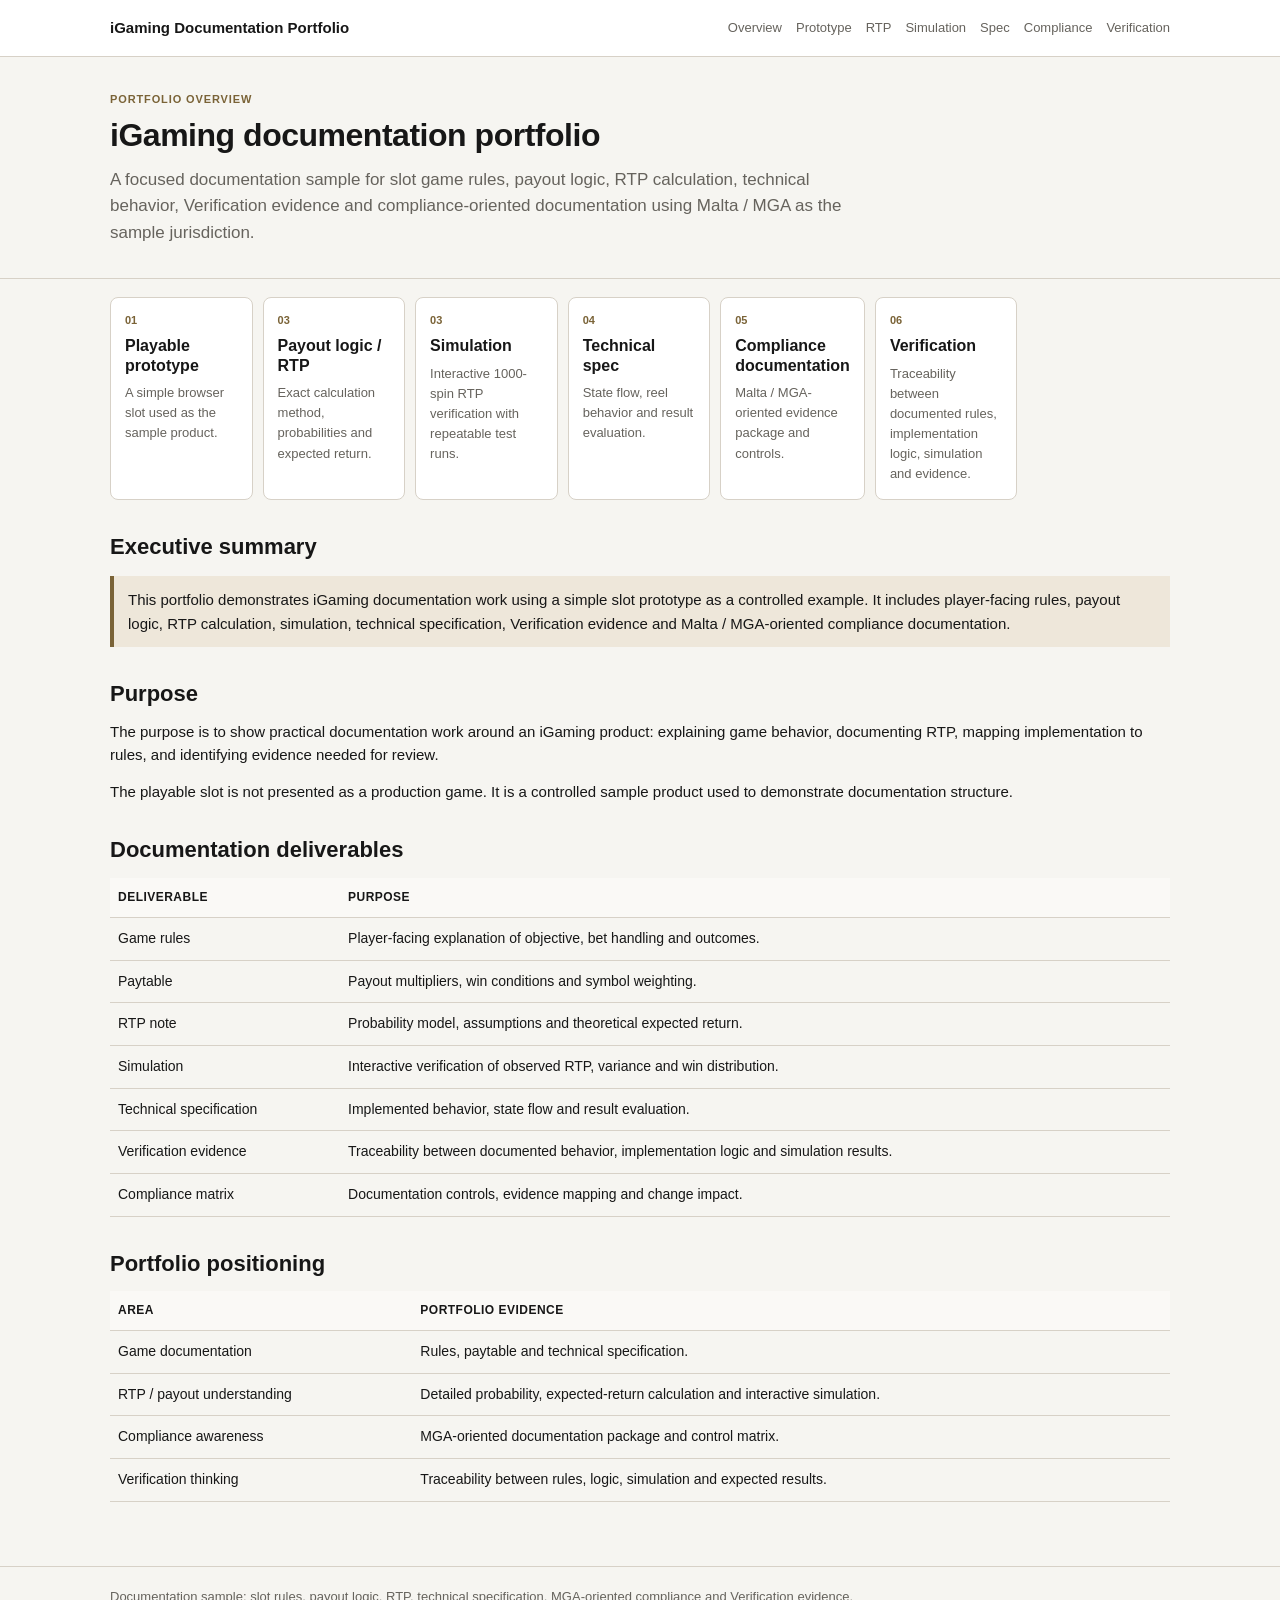
<file: index.html>
<!doctype html>
<html lang="en">
<head>
  <meta charset="utf-8">
  <meta name="viewport" content="width=device-width, initial-scale=1">
  <title>iGaming Documentation Portfolio</title>
  <link rel="stylesheet" href="assets/style.css">
</head>
<body>

<header class="header">
  <div class="container nav">
    <a class="brand" href="index.html">iGaming Documentation Portfolio</a>
    <nav class="links">
      <a href="index.html">Overview</a>
      <a href="playable-prototype.html">Prototype</a>
      <a href="payout-logic-rtp.html">RTP</a>
      <a href="simulation-rtp-verification.html">Simulation</a>
      <a href="technical-game-spec.html">Spec</a>
      <a href="compliance-malta.html">Compliance</a>
      <a href="verification.html">Verification</a>
    </nav>
  </div>
</header>

<main class="main">

<section class="hero">
  <div class="container">
    <div class="kicker">Portfolio overview</div>
    <h1>iGaming documentation portfolio</h1>
    <p class="lead">
      A focused documentation sample for slot game rules, payout logic, RTP calculation,
      technical behavior, Verification evidence and compliance-oriented documentation using Malta / MGA as the sample jurisdiction.
    </p>
  </div>
</section>
<section class="container">

  <div class="cards">
    <a class="card" href="playable-prototype.html">
      <small>01</small>
      <h2>Playable prototype</h2>
      <p>A simple browser slot used as the sample product.</p>
    </a>
    <a class="card" href="payout-logic-rtp.html">
      <small>03</small>
      <h2>Payout logic / RTP</h2>
      <p>Exact calculation method, probabilities and expected return.</p>
    </a>
    <a class="card" href="simulation-rtp-verification.html">
      <small>03</small>
      <h2>Simulation</h2>
      <p>Interactive 1000-spin RTP verification with repeatable test runs.</p>
    </a>
    <a class="card" href="technical-game-spec.html">
      <small>04</small>
      <h2>Technical spec</h2>
      <p>State flow, reel behavior and result evaluation.</p>
    </a>
    <a class="card" href="compliance-malta.html">
      <small>05</small>
      <h2>Compliance documentation</h2>
      <p>Malta / MGA-oriented evidence package and controls.</p>
    </a>
    <a class="card" href="verification.html">
      <small>06</small>
      <h2>Verification</h2>
      <p>Traceability between documented rules, implementation logic, simulation and evidence.</p>
    </a>
  </div>


  <h2>Executive summary</h2>
  <div class="note">
    This portfolio demonstrates iGaming documentation work using a simple slot prototype as a controlled example.
    It includes player-facing rules, payout logic, RTP calculation, simulation, technical specification,
    Verification evidence and Malta / MGA-oriented compliance documentation.
  </div>

  <h2>Purpose</h2>
  <p>
    The purpose is to show practical documentation work around an iGaming product:
    explaining game behavior, documenting RTP, mapping implementation to rules, and identifying evidence needed for review.
  </p>
  <p>
    The playable slot is not presented as a production game. It is a controlled sample product used to demonstrate documentation structure.
  </p>

  <h2>Documentation deliverables</h2>
  <table class="table">
    <tr><th>Deliverable</th><th>Purpose</th></tr>
    <tr><td>Game rules</td><td>Player-facing explanation of objective, bet handling and outcomes.</td></tr>
    <tr><td>Paytable</td><td>Payout multipliers, win conditions and symbol weighting.</td></tr>
    <tr><td>RTP note</td><td>Probability model, assumptions and theoretical expected return.</td></tr>
    <tr><td>Simulation</td><td>Interactive verification of observed RTP, variance and win distribution.</td></tr>
    <tr><td>Technical specification</td><td>Implemented behavior, state flow and result evaluation.</td></tr>
    <tr><td>Verification evidence</td><td>Traceability between documented behavior, implementation logic and simulation results.</td></tr>
    <tr><td>Compliance matrix</td><td>Documentation controls, evidence mapping and change impact.</td></tr>
  </table>

  <h2>Portfolio positioning</h2>
  <table class="table">
    <tr><th>Area</th><th>Portfolio evidence</th></tr>
    <tr><td>Game documentation</td><td>Rules, paytable and technical specification.</td></tr>
    <tr><td>RTP / payout understanding</td><td>Detailed probability, expected-return calculation and interactive simulation.</td></tr>
    <tr><td>Compliance awareness</td><td>MGA-oriented documentation package and control matrix.</td></tr>
    <tr><td>Verification thinking</td><td>Traceability between rules, logic, simulation and expected results.</td></tr>
  </table>
</section>

</main>

<footer class="footer">
  <div class="container">Documentation sample: slot rules, payout logic, RTP, technical specification, MGA-oriented compliance and Verification evidence.</div>
</footer>

</body>
</html>
</file>
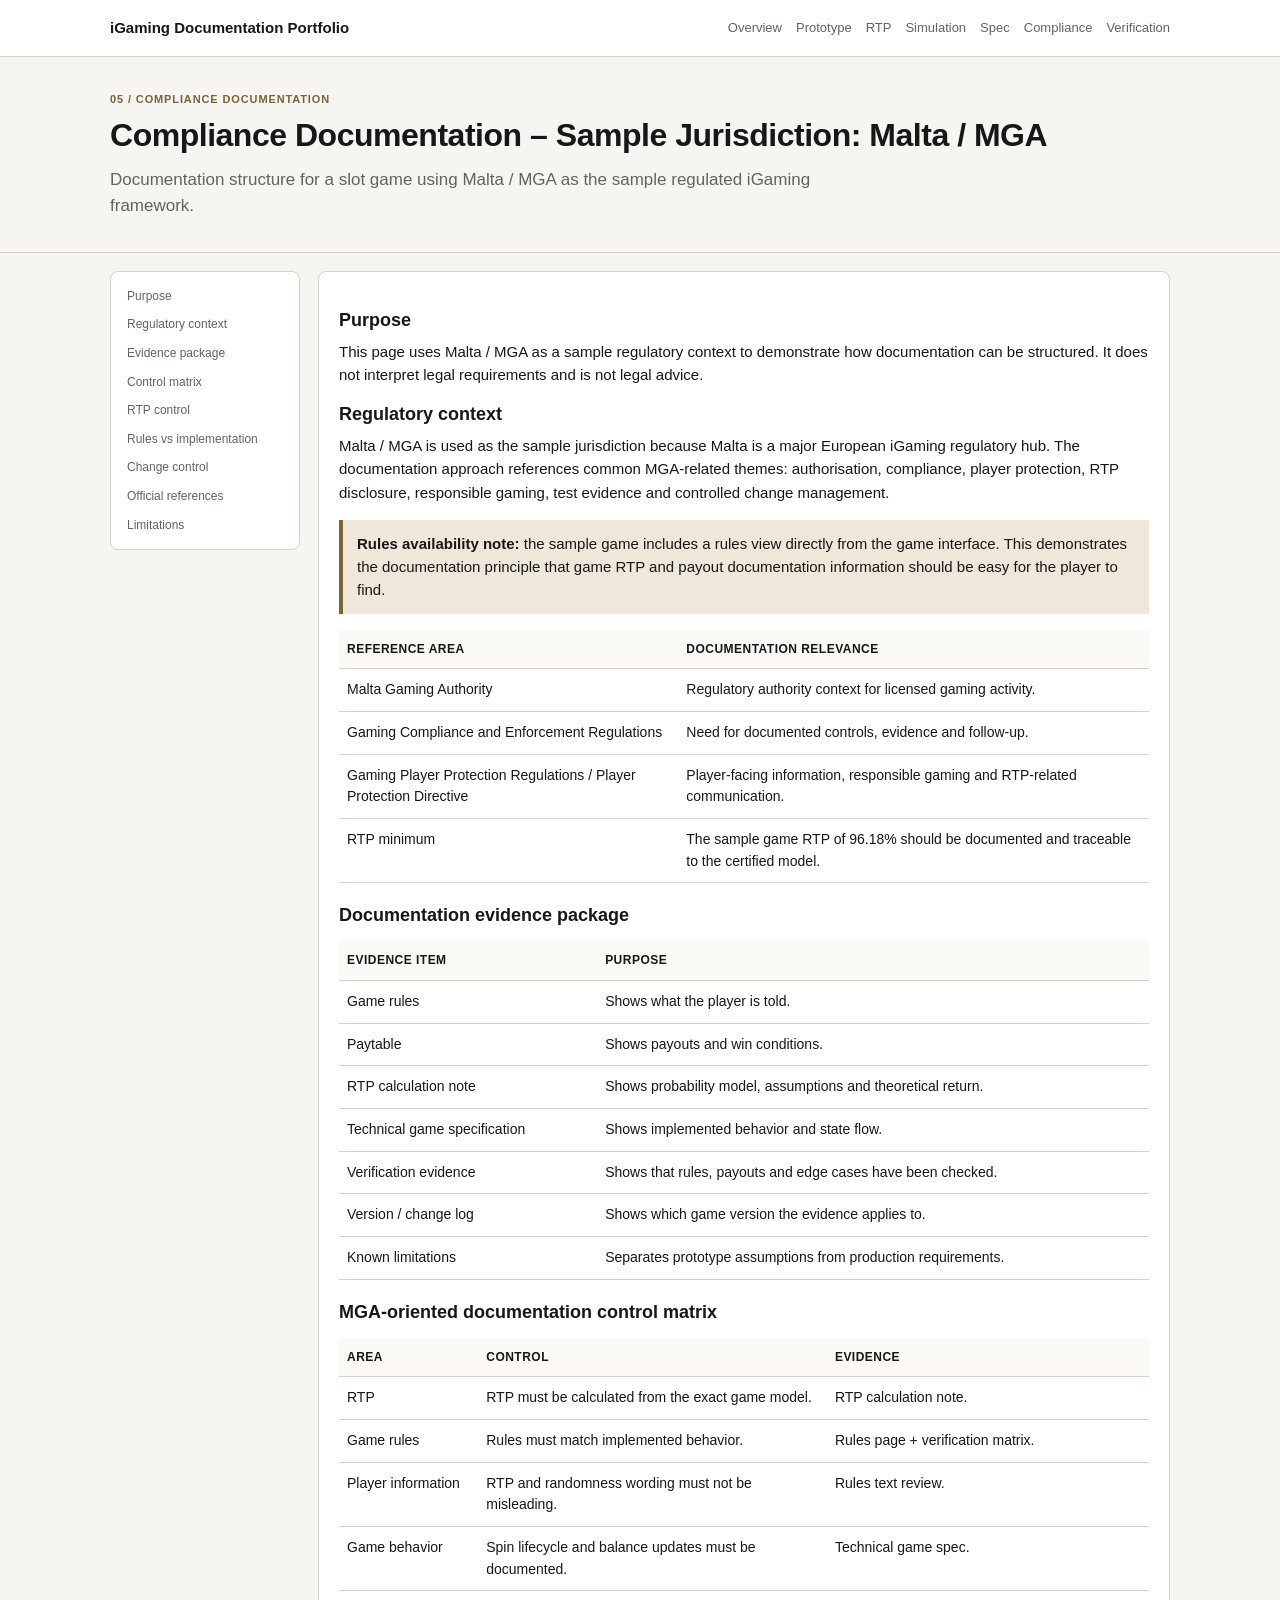
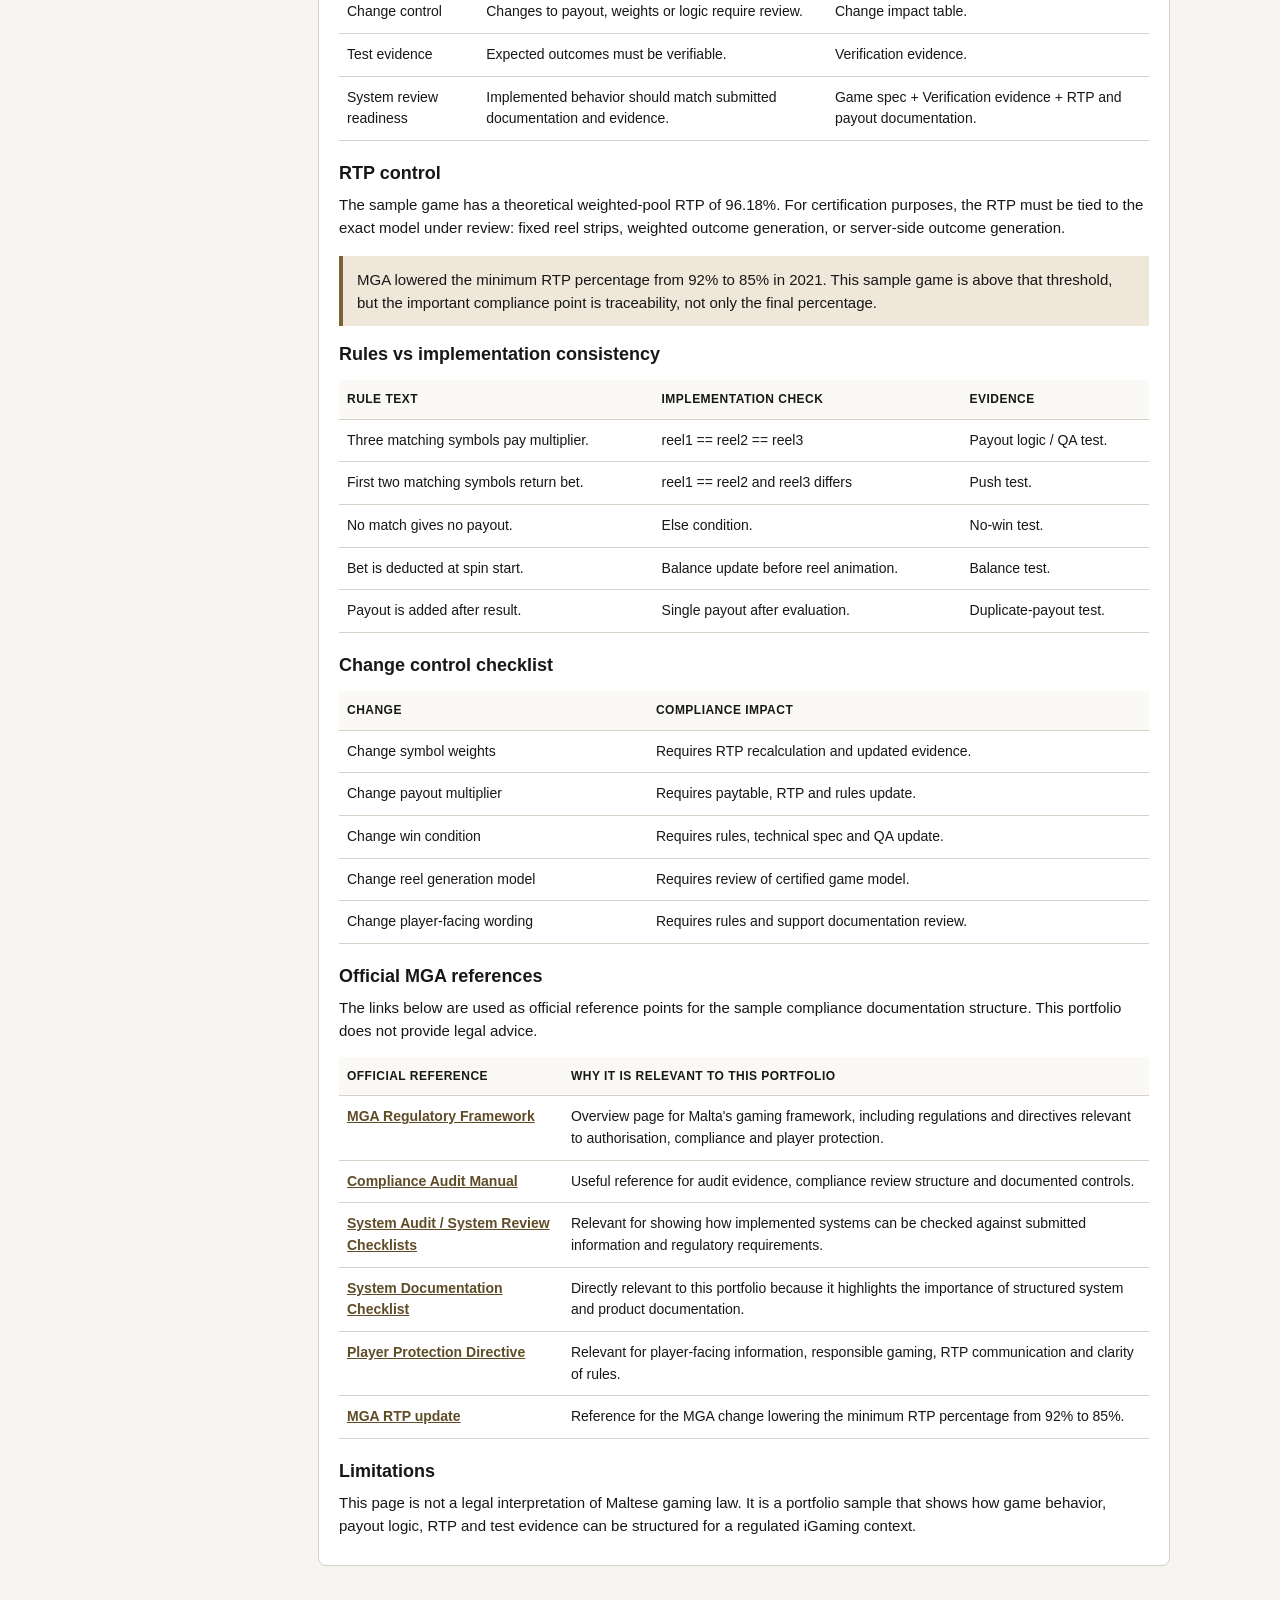
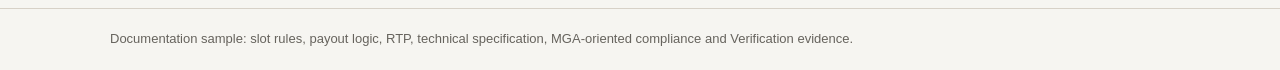
<file: compliance-malta.html>
<!doctype html>
<html lang="en">
<head>
  <meta charset="utf-8">
  <meta name="viewport" content="width=device-width, initial-scale=1">
  <title>Compliance Documentation – Malta / MGA</title>
  <link rel="stylesheet" href="assets/style.css">
</head>
<body>

<header class="header">
  <div class="container nav">
    <a class="brand" href="index.html">iGaming Documentation Portfolio</a>
    <nav class="links">
      <a href="index.html">Overview</a>
      <a href="playable-prototype.html">Prototype</a>
      <a href="payout-logic-rtp.html">RTP</a>
      <a href="simulation-rtp-verification.html">Simulation</a>
      <a href="technical-game-spec.html">Spec</a>
      <a href="compliance-malta.html">Compliance</a>
      <a href="verification.html">Verification</a>
    </nav>
  </div>
</header>

<main class="main">

<section class="hero">
  <div class="container">
    <div class="kicker">05 / Compliance documentation</div>
    <h1>Compliance Documentation – Sample Jurisdiction: Malta / MGA</h1>
    <p class="lead">
      Documentation structure for a slot game using Malta / MGA as the sample regulated iGaming framework.
    </p>
  </div>
</section>
<section class="container layout">
  <aside class="sidebar">
    <a href="#purpose">Purpose</a>
    <a href="#context">Regulatory context</a>
    <a href="#package">Evidence package</a>
    <a href="#matrix">Control matrix</a>
    <a href="#rtp-control">RTP control</a>
    <a href="#implementation">Rules vs implementation</a>
    <a href="#change-control">Change control</a>
    <a href="#references">Official references</a>
    <a href="#limitations">Limitations</a>
  </aside>
  <article class="article">
    <h2 id="purpose">Purpose</h2>
    <p>
      This page uses Malta / MGA as a sample regulatory context to demonstrate how documentation can be structured.
      It does not interpret legal requirements and is not legal advice.
    </p>

    <h2 id="context">Regulatory context</h2>
    <p>
      Malta / MGA is used as the sample jurisdiction because Malta is a major European iGaming regulatory hub.
      The documentation approach references common MGA-related themes: authorisation, compliance, player protection,
      RTP disclosure, responsible gaming, test evidence and controlled change management.
    </p>
    <div class="note">
      <strong>Rules availability note:</strong> the sample game includes a rules view directly from the game interface.
      This demonstrates the documentation principle that game RTP and payout documentation information should be easy for the player to find.
    </div>

    <table class="table">
      <tr><th>Reference area</th><th>Documentation relevance</th></tr>
      <tr><td>Malta Gaming Authority</td><td>Regulatory authority context for licensed gaming activity.</td></tr>
      <tr><td>Gaming Compliance and Enforcement Regulations</td><td>Need for documented controls, evidence and follow-up.</td></tr>
      <tr><td>Gaming Player Protection Regulations / Player Protection Directive</td><td>Player-facing information, responsible gaming and RTP-related communication.</td></tr>
      <tr><td>RTP minimum</td><td>The sample game RTP of 96.18% should be documented and traceable to the certified model.</td></tr>
    </table>

    <h2 id="package">Documentation evidence package</h2>
    <table class="table">
      <tr><th>Evidence item</th><th>Purpose</th></tr>
      <tr><td>Game rules</td><td>Shows what the player is told.</td></tr>
      <tr><td>Paytable</td><td>Shows payouts and win conditions.</td></tr>
      <tr><td>RTP calculation note</td><td>Shows probability model, assumptions and theoretical return.</td></tr>
      <tr><td>Technical game specification</td><td>Shows implemented behavior and state flow.</td></tr>
      <tr><td>Verification evidence</td><td>Shows that rules, payouts and edge cases have been checked.</td></tr>
      <tr><td>Version / change log</td><td>Shows which game version the evidence applies to.</td></tr>
      <tr><td>Known limitations</td><td>Separates prototype assumptions from production requirements.</td></tr>
    </table>

    <h2 id="matrix">MGA-oriented documentation control matrix</h2>
    <table class="table">
      <tr><th>Area</th><th>Control</th><th>Evidence</th></tr>
      <tr><td>RTP</td><td>RTP must be calculated from the exact game model.</td><td>RTP calculation note.</td></tr>
      <tr><td>Game rules</td><td>Rules must match implemented behavior.</td><td>Rules page + verification matrix.</td></tr>
      <tr><td>Player information</td><td>RTP and randomness wording must not be misleading.</td><td>Rules text review.</td></tr>
      <tr><td>Game behavior</td><td>Spin lifecycle and balance updates must be documented.</td><td>Technical game spec.</td></tr>
      <tr><td>Change control</td><td>Changes to payout, weights or logic require review.</td><td>Change impact table.</td></tr>
      <tr><td>Test evidence</td><td>Expected outcomes must be verifiable.</td><td>Verification evidence.</td></tr>
      <tr><td>System review readiness</td><td>Implemented behavior should match submitted documentation and evidence.</td><td>Game spec + Verification evidence + RTP and payout documentation.</td></tr>
    </table>

    <h2 id="rtp-control">RTP control</h2>
    <p>
      The sample game has a theoretical weighted-pool RTP of 96.18%.
      For certification purposes, the RTP must be tied to the exact model under review:
      fixed reel strips, weighted outcome generation, or server-side outcome generation.
    </p>
    <div class="note">
      MGA lowered the minimum RTP percentage from 92% to 85% in 2021. This sample game is above that threshold,
      but the important compliance point is traceability, not only the final percentage.
    </div>

    <h2 id="implementation">Rules vs implementation consistency</h2>
    <table class="table">
      <tr><th>Rule text</th><th>Implementation check</th><th>Evidence</th></tr>
      <tr><td>Three matching symbols pay multiplier.</td><td>reel1 == reel2 == reel3</td><td>Payout logic / QA test.</td></tr>
      <tr><td>First two matching symbols return bet.</td><td>reel1 == reel2 and reel3 differs</td><td>Push test.</td></tr>
      <tr><td>No match gives no payout.</td><td>Else condition.</td><td>No-win test.</td></tr>
      <tr><td>Bet is deducted at spin start.</td><td>Balance update before reel animation.</td><td>Balance test.</td></tr>
      <tr><td>Payout is added after result.</td><td>Single payout after evaluation.</td><td>Duplicate-payout test.</td></tr>
    </table>

    <h2 id="change-control">Change control checklist</h2>
    <table class="table">
      <tr><th>Change</th><th>Compliance impact</th></tr>
      <tr><td>Change symbol weights</td><td>Requires RTP recalculation and updated evidence.</td></tr>
      <tr><td>Change payout multiplier</td><td>Requires paytable, RTP and rules update.</td></tr>
      <tr><td>Change win condition</td><td>Requires rules, technical spec and QA update.</td></tr>
      <tr><td>Change reel generation model</td><td>Requires review of certified game model.</td></tr>
      <tr><td>Change player-facing wording</td><td>Requires rules and support documentation review.</td></tr>
    </table>


    <h2 id="references">Official MGA references</h2>
    <p>
      The links below are used as official reference points for the sample compliance documentation structure.
      This portfolio does not provide legal advice.
    </p>
    <table class="table">
      <tr><th>Official reference</th><th>Why it is relevant to this portfolio</th></tr>
      <tr>
        <td><a href="https://www.mga.org.mt/our-work/regulatory-framework/" target="_blank" rel="noopener">MGA Regulatory Framework</a></td>
        <td>Overview page for Malta's gaming framework, including regulations and directives relevant to authorisation, compliance and player protection.</td>
      </tr>
      <tr>
        <td><a href="https://www.mga.org.mt/app/uploads/Compliance-Audit-Manual.pdf" target="_blank" rel="noopener">Compliance Audit Manual</a></td>
        <td>Useful reference for audit evidence, compliance review structure and documented controls.</td>
      </tr>
      <tr>
        <td><a href="https://www.mga.org.mt/mga-issues-revised-system-audit-checklist-and-new-system-review-checklist/" target="_blank" rel="noopener">System Audit / System Review Checklists</a></td>
        <td>Relevant for showing how implemented systems can be checked against submitted information and regulatory requirements.</td>
      </tr>
      <tr>
        <td><a href="https://www.mga.org.mt/app/uploads/MGA-F-001-System-Documentation-Checklist-v5.xlsx" target="_blank" rel="noopener">System Documentation Checklist</a></td>
        <td>Directly relevant to this portfolio because it highlights the importance of structured system and product documentation.</td>
      </tr>
      <tr>
        <td><a href="https://www.mga.org.mt/app/uploads/Directive-2-of-2018-Player-Protection-Directive.pdf" target="_blank" rel="noopener">Player Protection Directive</a></td>
        <td>Relevant for player-facing information, responsible gaming, RTP communication and clarity of rules.</td>
      </tr>
      <tr>
        <td><a href="https://www.mga.org.mt/the-mga-streamlines-the-return-to-player-percentage-applicable-to-both-remote-and-land-based-sectors/" target="_blank" rel="noopener">MGA RTP update</a></td>
        <td>Reference for the MGA change lowering the minimum RTP percentage from 92% to 85%.</td>
      </tr>
    </table>

    <h2 id="limitations">Limitations</h2>
    <p>
      This page is not a legal interpretation of Maltese gaming law. It is a portfolio sample that shows how game behavior,
      payout logic, RTP and test evidence can be structured for a regulated iGaming context.
    </p>
  </article>
</section>

</main>

<footer class="footer">
  <div class="container">Documentation sample: slot rules, payout logic, RTP, technical specification, MGA-oriented compliance and Verification evidence.</div>
</footer>

</body>
</html>
</file>
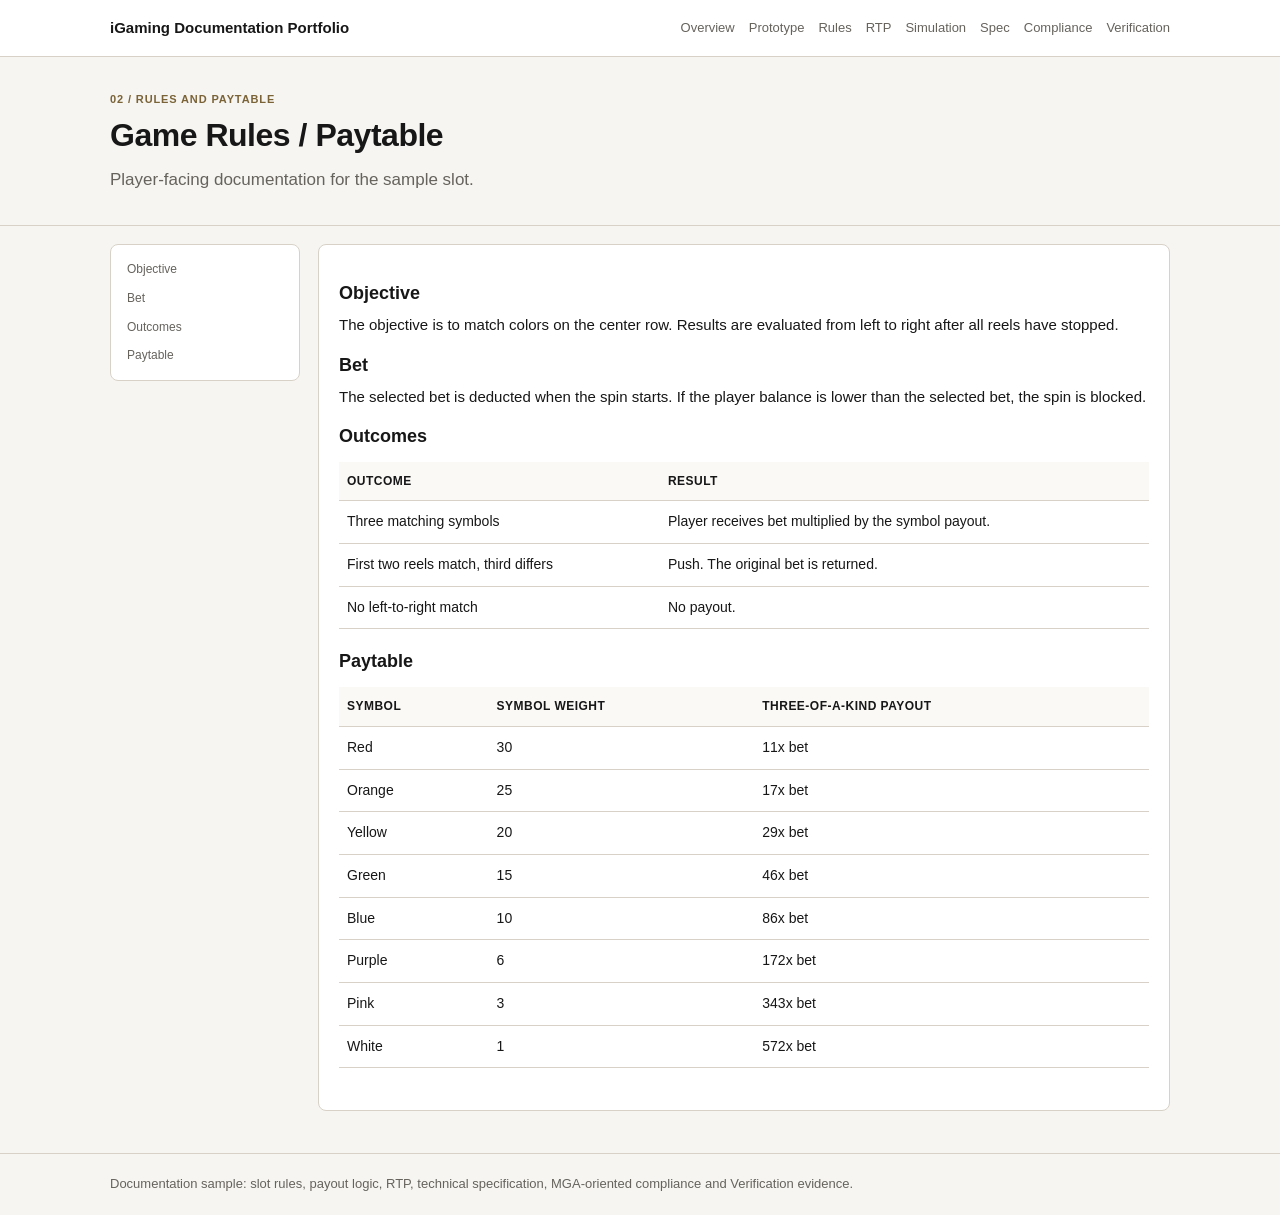
<file: game-rules-paytable.html>
<!doctype html>
<html lang="en">
<head>
  <meta charset="utf-8">
  <meta name="viewport" content="width=device-width, initial-scale=1">
  <title>Game Rules / Paytable</title>
  <link rel="stylesheet" href="assets/style.css">
</head>
<body>

<header class="header">
  <div class="container nav">
    <a class="brand" href="index.html">iGaming Documentation Portfolio</a>
    <nav class="links">
      <a href="index.html">Overview</a>
      <a href="playable-prototype.html">Prototype</a>
      <a href="game-rules-paytable.html">Rules</a>
      <a href="payout-logic-rtp.html">RTP</a>
      <a href="simulation-rtp-verification.html">Simulation</a>
      <a href="technical-game-spec.html">Spec</a>
      <a href="compliance-malta.html">Compliance</a>
      <a href="verification.html">Verification</a>
    </nav>
  </div>
</header>

<main class="main">

<section class="hero">
  <div class="container">
    <div class="kicker">02 / Rules and paytable</div>
    <h1>Game Rules / Paytable</h1>
    <p class="lead">Player-facing documentation for the sample slot.</p>
  </div>
</section>
<section class="container layout">
  <aside class="sidebar">
    <a href="#objective">Objective</a>
    <a href="#bet">Bet</a>
    <a href="#outcomes">Outcomes</a>
    <a href="#paytable">Paytable</a>
  </aside>
  <article class="article">
    <h2 id="objective">Objective</h2>
    <p>
      The objective is to match colors on the center row. Results are evaluated from left to right after all reels have stopped.
    </p>

    <h2 id="bet">Bet</h2>
    <p>
      The selected bet is deducted when the spin starts. If the player balance is lower than the selected bet, the spin is blocked.
    </p>

    <h2 id="outcomes">Outcomes</h2>
    <table class="table">
      <tr><th>Outcome</th><th>Result</th></tr>
      <tr><td>Three matching symbols</td><td>Player receives bet multiplied by the symbol payout.</td></tr>
      <tr><td>First two reels match, third differs</td><td>Push. The original bet is returned.</td></tr>
      <tr><td>No left-to-right match</td><td>No payout.</td></tr>
    </table>

    <h2 id="paytable">Paytable</h2>
    <table class="table">
      <tr><th>Symbol</th><th>Symbol weight</th><th>Three-of-a-kind payout</th></tr>
<tr><td>Red</td><td>30</td><td>11x bet</td></tr>
<tr><td>Orange</td><td>25</td><td>17x bet</td></tr>
<tr><td>Yellow</td><td>20</td><td>29x bet</td></tr>
<tr><td>Green</td><td>15</td><td>46x bet</td></tr>
<tr><td>Blue</td><td>10</td><td>86x bet</td></tr>
<tr><td>Purple</td><td>6</td><td>172x bet</td></tr>
<tr><td>Pink</td><td>3</td><td>343x bet</td></tr>
<tr><td>White</td><td>1</td><td>572x bet</td></tr>
    </table>
  </article>
</section>

</main>

<footer class="footer">
  <div class="container">Documentation sample: slot rules, payout logic, RTP, technical specification, MGA-oriented compliance and Verification evidence.</div>
</footer>

</body>
</html>
</file>
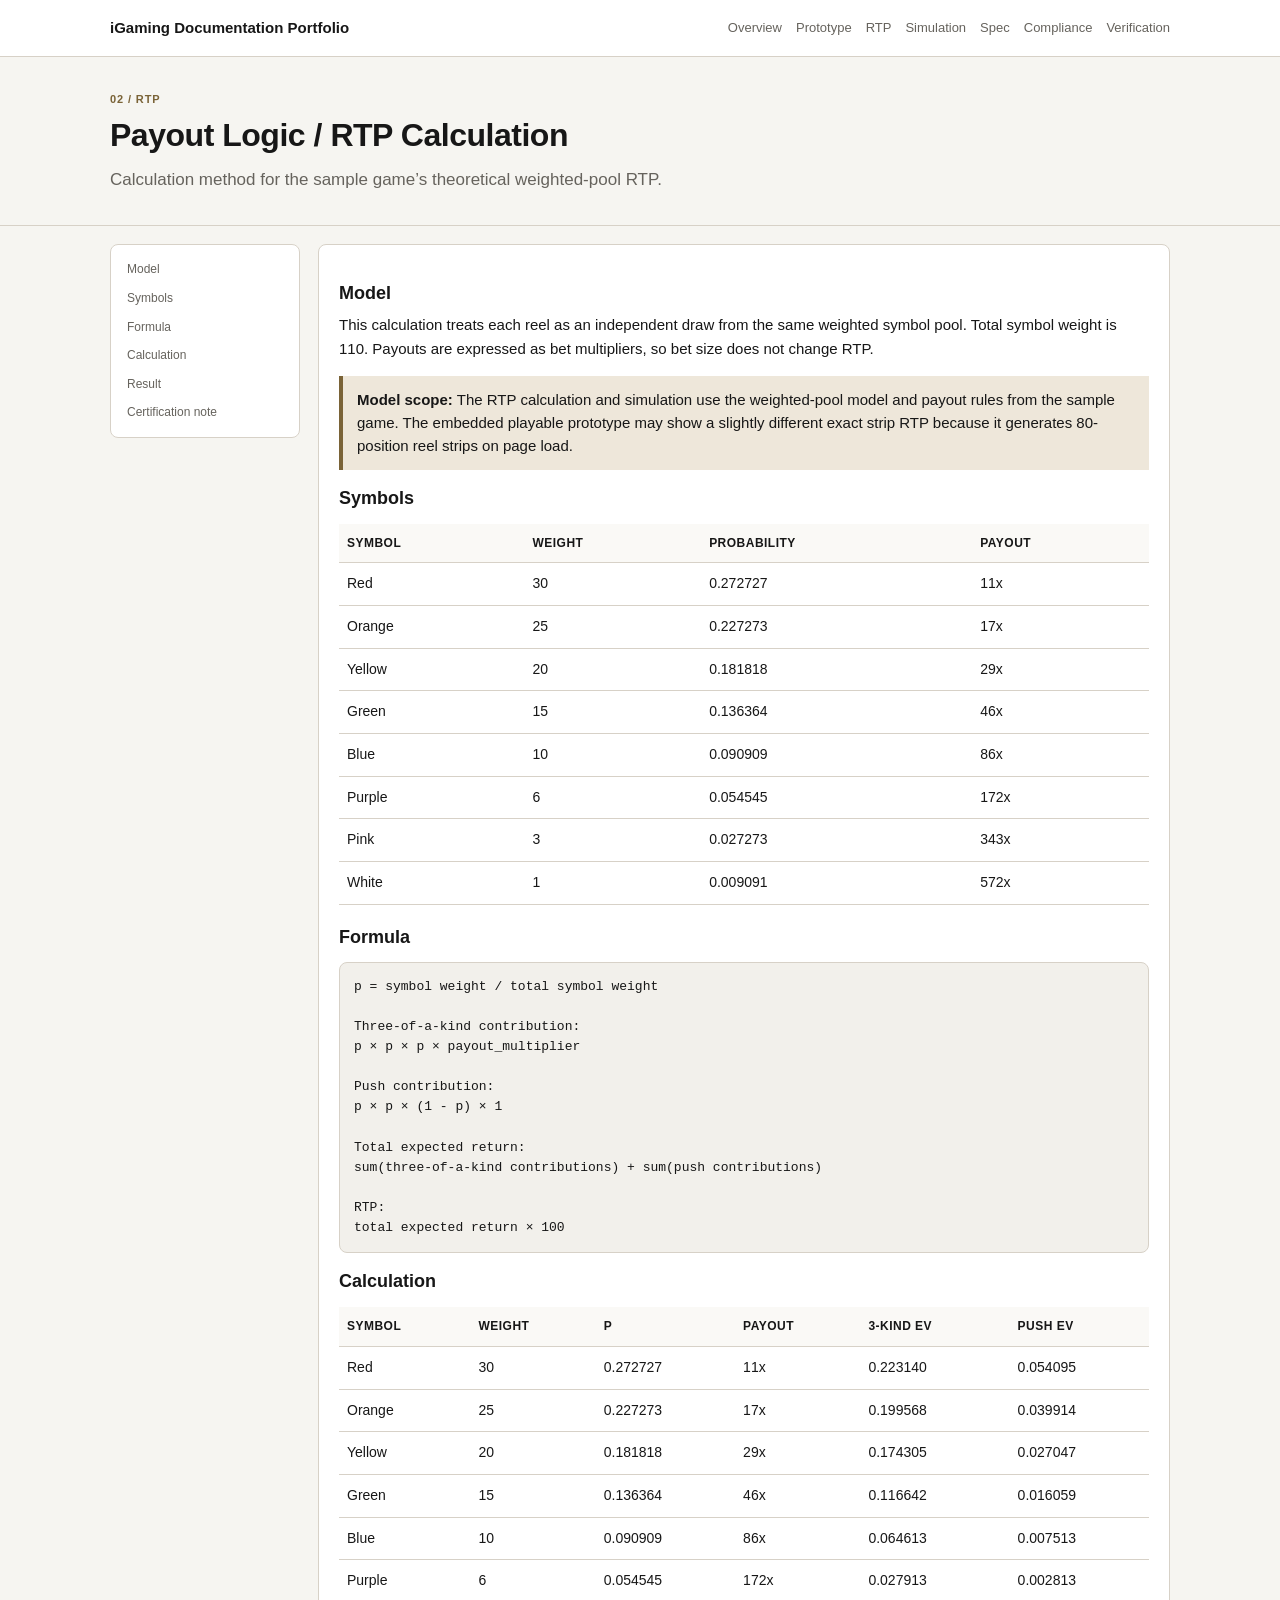
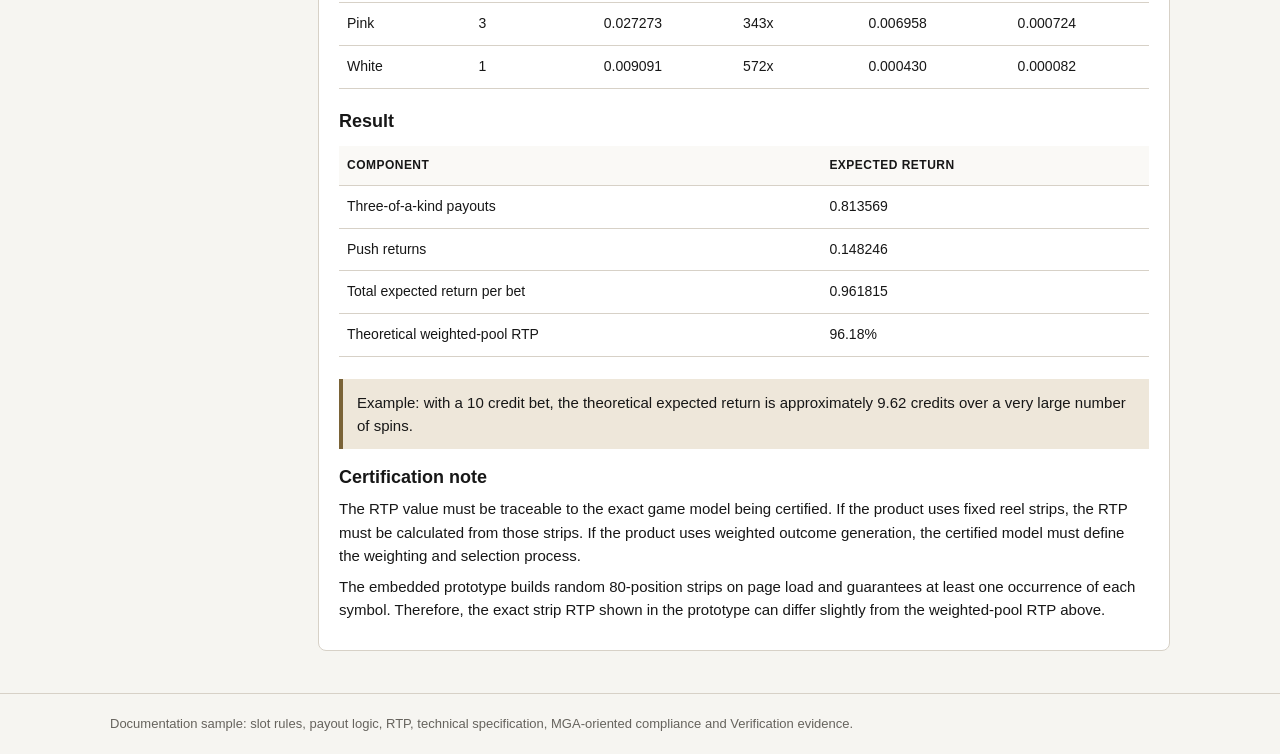
<file: payout-logic-rtp.html>
<!doctype html>
<html lang="en">
<head>
  <meta charset="utf-8">
  <meta name="viewport" content="width=device-width, initial-scale=1">
  <title>Payout Logic / RTP</title>
  <link rel="stylesheet" href="assets/style.css">
</head>
<body>

<header class="header">
  <div class="container nav">
    <a class="brand" href="index.html">iGaming Documentation Portfolio</a>
    <nav class="links">
      <a href="index.html">Overview</a>
      <a href="playable-prototype.html">Prototype</a>
      <a href="payout-logic-rtp.html">RTP</a>
      <a href="simulation-rtp-verification.html">Simulation</a>
      <a href="technical-game-spec.html">Spec</a>
      <a href="compliance-malta.html">Compliance</a>
      <a href="verification.html">Verification</a>
    </nav>
  </div>
</header>

<main class="main">

<section class="hero">
  <div class="container">
    <div class="kicker">02 / RTP</div>
    <h1>Payout Logic / RTP Calculation</h1>
    <p class="lead">Calculation method for the sample game’s theoretical weighted-pool RTP.</p>
  </div>
</section>
<section class="container layout">
  <aside class="sidebar">
    <a href="#model">Model</a>
    <a href="#symbols">Symbols</a>
    <a href="#formula">Formula</a>
    <a href="#calculation">Calculation</a>
    <a href="#result">Result</a>
    <a href="#certification">Certification note</a>
  </aside>
  <article class="article">
    <h2 id="model">Model</h2>
    <p>
      This calculation treats each reel as an independent draw from the same weighted symbol pool.
      Total symbol weight is 110. Payouts are expressed as bet multipliers, so bet size does not change RTP.
    </p>
    <div class="note">
      <strong>Model scope:</strong> The RTP calculation and simulation use the weighted-pool model and payout rules from
      the sample game. The embedded playable prototype may show a slightly different exact strip RTP because it generates
      80-position reel strips on page load.
    </div>

    <h2 id="symbols">Symbols</h2>
    <table class="table">
      <tr><th>Symbol</th><th>Weight</th><th>Probability</th><th>Payout</th></tr>
<tr><td>Red</td><td>30</td><td>0.272727</td><td>11x</td></tr>
<tr><td>Orange</td><td>25</td><td>0.227273</td><td>17x</td></tr>
<tr><td>Yellow</td><td>20</td><td>0.181818</td><td>29x</td></tr>
<tr><td>Green</td><td>15</td><td>0.136364</td><td>46x</td></tr>
<tr><td>Blue</td><td>10</td><td>0.090909</td><td>86x</td></tr>
<tr><td>Purple</td><td>6</td><td>0.054545</td><td>172x</td></tr>
<tr><td>Pink</td><td>3</td><td>0.027273</td><td>343x</td></tr>
<tr><td>White</td><td>1</td><td>0.009091</td><td>572x</td></tr>
    </table>

    <h2 id="formula">Formula</h2>
    <pre class="code">p = symbol weight / total symbol weight

Three-of-a-kind contribution:
p × p × p × payout_multiplier

Push contribution:
p × p × (1 - p) × 1

Total expected return:
sum(three-of-a-kind contributions) + sum(push contributions)

RTP:
total expected return × 100</pre>

    <h2 id="calculation">Calculation</h2>
    <table class="table">
      <tr><th>Symbol</th><th>Weight</th><th>p</th><th>Payout</th><th>3-kind EV</th><th>Push EV</th></tr>
      <tr><td>Red</td><td>30</td><td>0.272727</td><td>11x</td><td>0.223140</td><td>0.054095</td></tr>
<tr><td>Orange</td><td>25</td><td>0.227273</td><td>17x</td><td>0.199568</td><td>0.039914</td></tr>
<tr><td>Yellow</td><td>20</td><td>0.181818</td><td>29x</td><td>0.174305</td><td>0.027047</td></tr>
<tr><td>Green</td><td>15</td><td>0.136364</td><td>46x</td><td>0.116642</td><td>0.016059</td></tr>
<tr><td>Blue</td><td>10</td><td>0.090909</td><td>86x</td><td>0.064613</td><td>0.007513</td></tr>
<tr><td>Purple</td><td>6</td><td>0.054545</td><td>172x</td><td>0.027913</td><td>0.002813</td></tr>
<tr><td>Pink</td><td>3</td><td>0.027273</td><td>343x</td><td>0.006958</td><td>0.000724</td></tr>
<tr><td>White</td><td>1</td><td>0.009091</td><td>572x</td><td>0.000430</td><td>0.000082</td></tr>
    </table>

    <h2 id="result">Result</h2>
    <table class="table">
      <tr><th>Component</th><th>Expected return</th></tr>
      <tr><td>Three-of-a-kind payouts</td><td>0.813569</td></tr>
      <tr><td>Push returns</td><td>0.148246</td></tr>
      <tr><td>Total expected return per bet</td><td>0.961815</td></tr>
      <tr><td>Theoretical weighted-pool RTP</td><td>96.18%</td></tr>
    </table>

    <div class="note">
      Example: with a 10 credit bet, the theoretical expected return is approximately 9.62 credits over a very large number of spins.
    </div>

    <h2 id="certification">Certification note</h2>
    <p>
      The RTP value must be traceable to the exact game model being certified. If the product uses fixed reel strips,
      the RTP must be calculated from those strips. If the product uses weighted outcome generation, the certified model must define
      the weighting and selection process.
    </p>
    <p>
      The embedded prototype builds random 80-position strips on page load and guarantees at least one occurrence of each symbol.
      Therefore, the exact strip RTP shown in the prototype can differ slightly from the weighted-pool RTP above.
    </p>
  </article>
</section>

</main>

<footer class="footer">
  <div class="container">Documentation sample: slot rules, payout logic, RTP, technical specification, MGA-oriented compliance and Verification evidence.</div>
</footer>

</body>
</html>
</file>
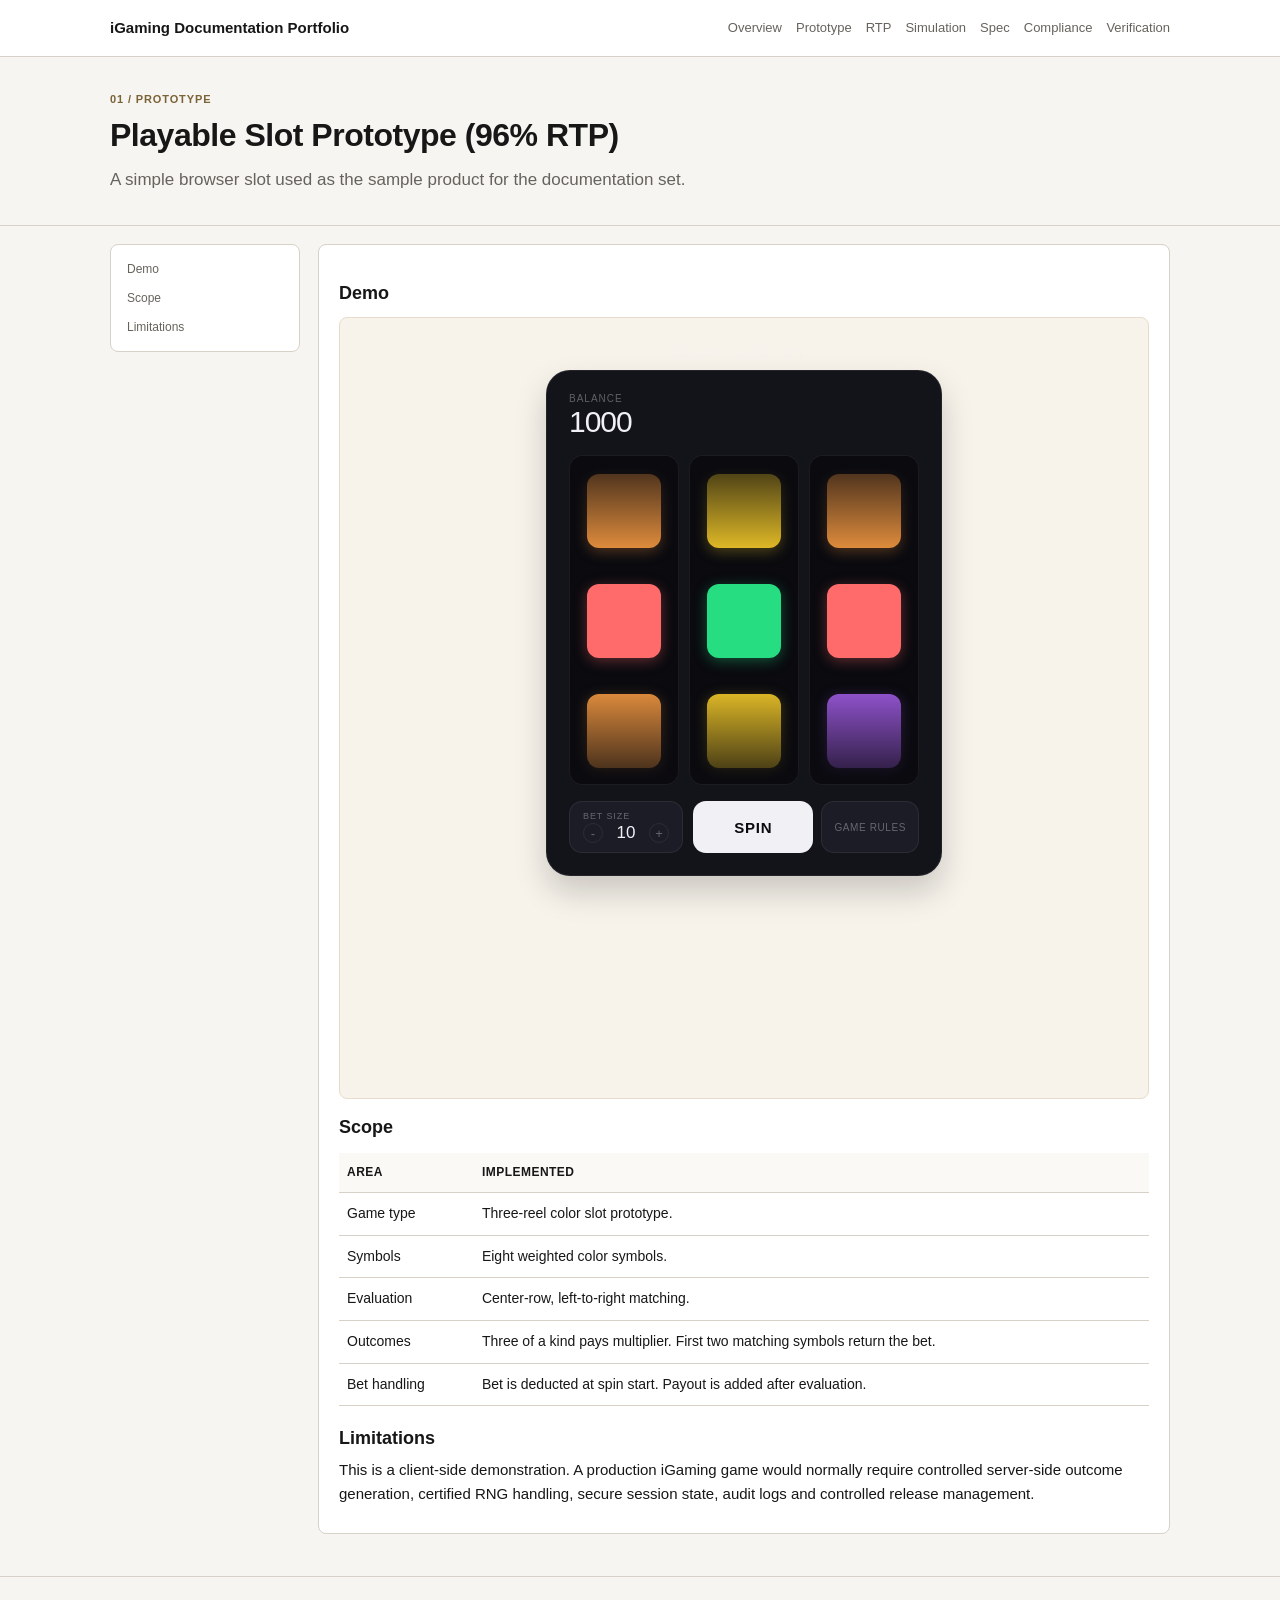
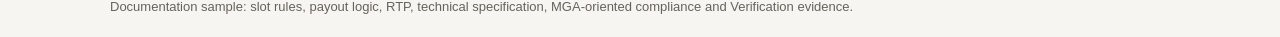
<file: playable-prototype.html>
<!doctype html>
<html lang="en">
<head>
  <meta charset="utf-8">
  <meta name="viewport" content="width=device-width, initial-scale=1">
  <title>Playable Slot Prototype</title>
  <link rel="stylesheet" href="assets/style.css">
</head>
<body>

<header class="header">
  <div class="container nav">
    <a class="brand" href="index.html">iGaming Documentation Portfolio</a>
    <nav class="links">
      <a href="index.html">Overview</a>
      <a href="playable-prototype.html">Prototype</a>
      <a href="payout-logic-rtp.html">RTP</a>
      <a href="simulation-rtp-verification.html">Simulation</a>
      <a href="technical-game-spec.html">Spec</a>
      <a href="compliance-malta.html">Compliance</a>
      <a href="verification.html">Verification</a>
    </nav>
  </div>
</header>

<main class="main">

<section class="hero">
  <div class="container">
    <div class="kicker">01 / Prototype</div>
    <h1>Playable Slot Prototype (96% RTP)</h1>
    <p class="lead">A simple browser slot used as the sample product for the documentation set.</p>
  </div>
</section>
<section class="container layout">
  <aside class="sidebar">
    <a href="#demo">Demo</a>
    <a href="#scope">Scope</a>
    <a href="#limitations">Limitations</a>
  </aside>
  <article class="article">
    <h2 id="demo">Demo</h2>
        <div class="prototype-frame prototype-frame-fit">
      <iframe src="slot-prototype.html?v=47" title="Playable slot prototype" scrolling="no"></iframe>
    </div>

    <h2 id="scope">Scope</h2>
    <table class="table">
      <tr><th>Area</th><th>Implemented</th></tr>
      <tr><td>Game type</td><td>Three-reel color slot prototype.</td></tr>
      <tr><td>Symbols</td><td>Eight weighted color symbols.</td></tr>
      <tr><td>Evaluation</td><td>Center-row, left-to-right matching.</td></tr>
      <tr><td>Outcomes</td><td>Three of a kind pays multiplier. First two matching symbols return the bet.</td></tr>
      <tr><td>Bet handling</td><td>Bet is deducted at spin start. Payout is added after evaluation.</td></tr>
    </table>

    <h2 id="limitations">Limitations</h2>
    <p>
      This is a client-side demonstration. A production iGaming game would normally require controlled server-side outcome generation,
      certified RNG handling, secure session state, audit logs and controlled release management.
    </p>
  </article>
</section>

</main>

<footer class="footer">
  <div class="container">Documentation sample: slot rules, payout logic, RTP, technical specification, MGA-oriented compliance and Verification evidence.</div>
</footer>

</body>
</html>
</file>
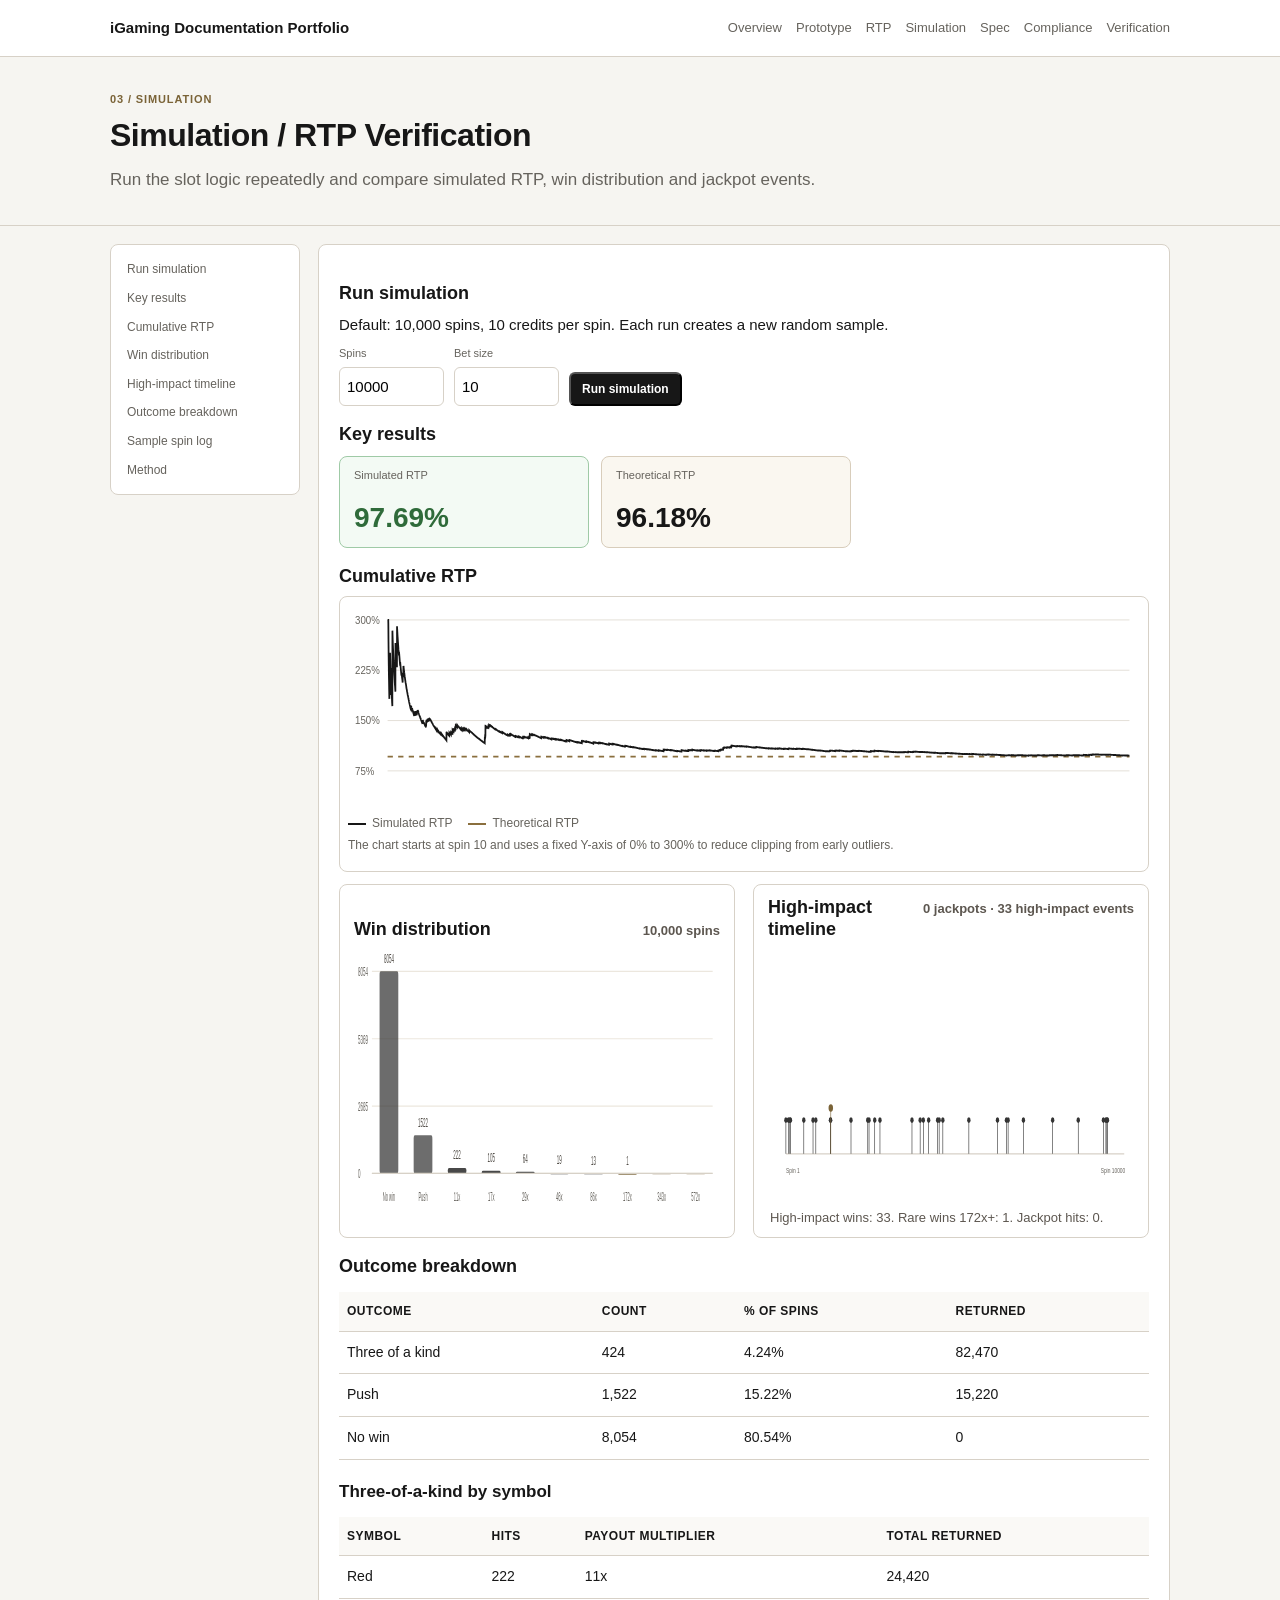
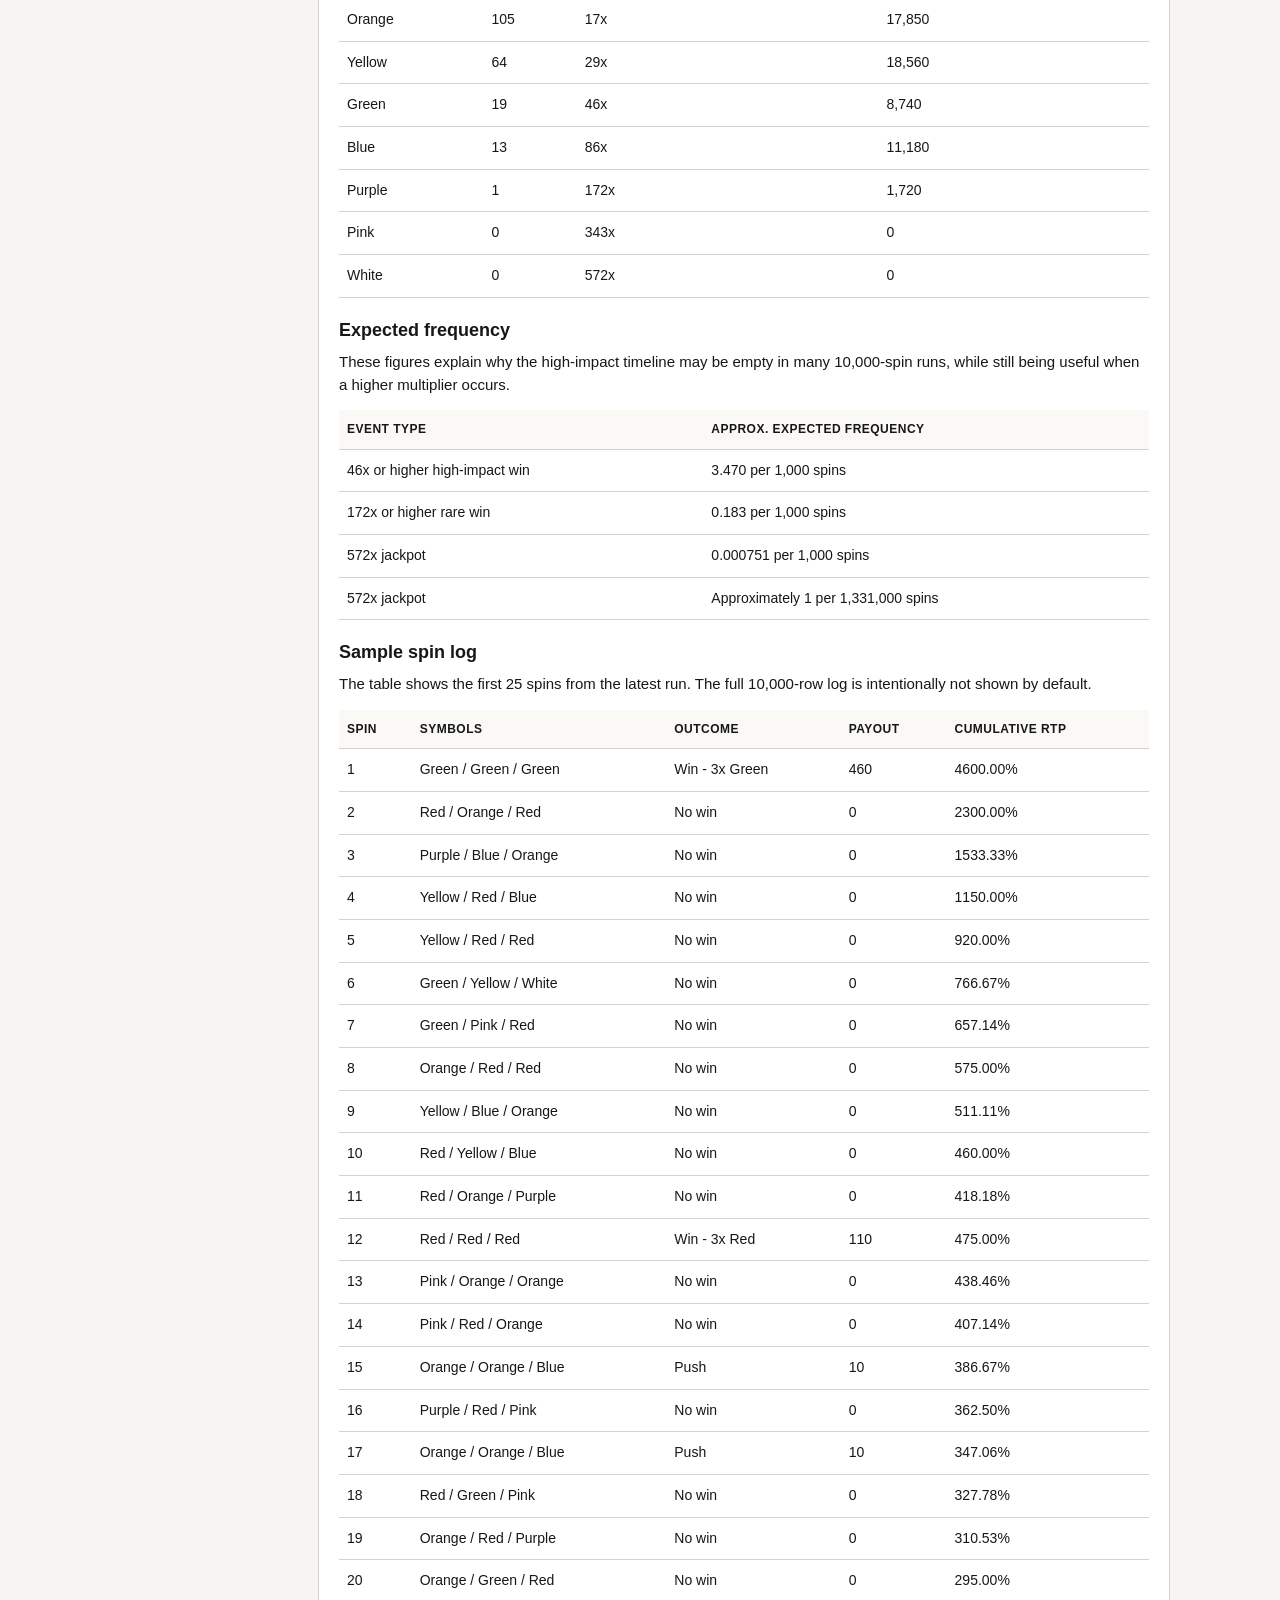
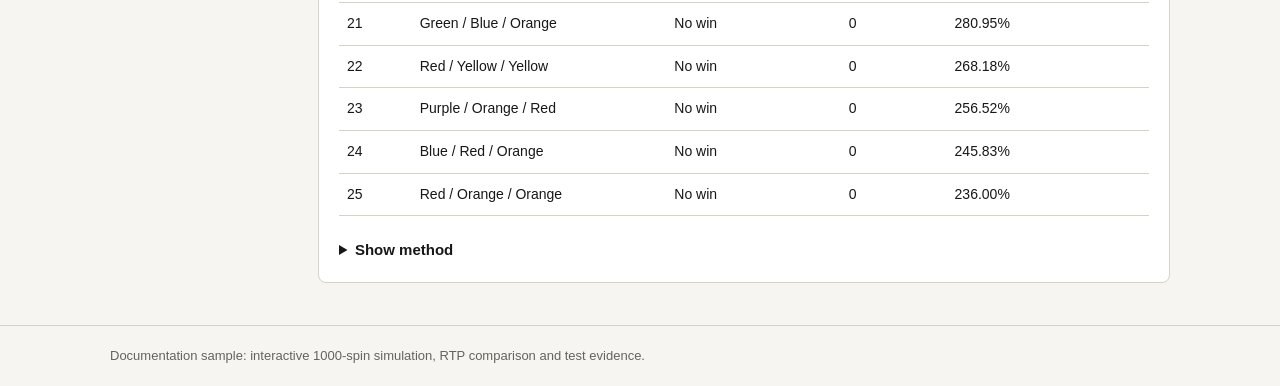
<file: simulation-rtp-verification.html>
<!doctype html>
<html lang="en">
<head>
  <meta charset="utf-8">
  <meta name="viewport" content="width=device-width, initial-scale=1">
  <title>Simulation / RTP Verification</title>
  <link rel="stylesheet" href="assets/style.css">
</head>
<body>

<header class="header">
  <div class="container nav">
    <a class="brand" href="index.html">iGaming Documentation Portfolio</a>
    <nav class="links">
      <a href="index.html">Overview</a>
      <a href="playable-prototype.html">Prototype</a>
      <a href="payout-logic-rtp.html">RTP</a>
      <a href="simulation-rtp-verification.html">Simulation</a>
      <a href="technical-game-spec.html">Spec</a>
      <a href="compliance-malta.html">Compliance</a>
      <a href="verification.html">Verification</a>
    </nav>
  </div>
</header>

<main class="main">
<section class="hero">
  <div class="container">
    <div class="kicker">03 / Simulation</div>
    <h1>Simulation / RTP Verification</h1>
    <p class="lead">
      Run the slot logic repeatedly and compare simulated RTP, win distribution and jackpot events.
    </p>
  </div>
</section>

<section class="container layout">
  <aside class="sidebar">
    <a href="#run">Run simulation</a>
    <a href="#summary">Key results</a>
    <a href="#chart">Cumulative RTP</a>
    <a href="#distribution">Win distribution</a>
    <a href="#jackpots">High-impact timeline</a>
    <a href="#outcomes">Outcome breakdown</a>
    <a href="#log">Sample spin log</a>
    <a href="#method">Method</a>
  </aside>

  <article class="article">
    <h2 id="run">Run simulation</h2>
    <p>
      Default: 10,000 spins, 10 credits per spin. Each run creates a new random sample.
    </p>

    <div class="controls-row">
      <div class="field">
        <label for="spin-count">Spins</label>
        <input id="spin-count" type="number" min="10" max="100000" step="10" value="10000">
      </div>
      <div class="field">
        <label for="bet-size">Bet size</label>
        <input id="bet-size" type="number" min="1" max="10000" step="1" value="10">
      </div>
      <button class="btn" id="run-btn" type="button">Run simulation</button>
    </div>
<h2 id="summary">Key results</h2>
    <div class="kpi-grid kpi-grid-primary">
      <div class="kpi kpi-large" id="kpi-rtp-box"><span>Simulated RTP</span><strong id="kpi-rtp">-</strong></div>
      <div class="kpi kpi-large"><span>Theoretical RTP</span><strong>96.18%</strong></div>
          </div>


    <h2 id="chart">Cumulative RTP</h2>
    <div class="chart-box compact-chart">
      <svg id="rtp-chart" viewBox="0 0 900 220" preserveAspectRatio="none" aria-label="Cumulative RTP chart"></svg>
      <div class="legend"><span>Simulated RTP</span><span class="target">Theoretical RTP</span></div>
      <p class="chart-note">The chart starts at spin 10 and uses a fixed Y-axis of 0% to 300% to reduce clipping from early outliers.</p>
    </div>




    <div class="top-chart-grid">
      <section class="viz-card" aria-labelledby="distribution">
        <div class="viz-head">
          <h2 id="distribution">Win distribution</h2>
          <span id="distribution-subtitle">Latest run</span>
        </div>
        <svg id="distribution-chart" viewBox="0 0 900 230" preserveAspectRatio="none" aria-label="Distribution of wins chart"></svg>
      </section>

      <section class="viz-card" aria-labelledby="jackpots">
        <div class="viz-head">
          <h2 id="jackpots">High-impact timeline</h2>
          <span id="rare-subtitle">46x and higher</span>
        </div>
        <div class="rare-banner-slot">
          <div id="rare-empty-banner" class="rare-empty-banner" style="visibility:hidden;">
            <strong>No high-impact events in this run</strong>
            <span>No 46x or higher outcomes occurred in this sample.</span>
          </div>
        </div>
        <svg id="rare-chart" viewBox="0 0 900 230" preserveAspectRatio="none" aria-label="Rare win timeline chart"></svg>
        <p class="chart-note" id="rare-note"></p>
      </section>
    </div>
<h2 id="outcomes">Outcome breakdown</h2>
    <table class="table">
      <tr><th>Outcome</th><th>Count</th><th>% of spins</th><th>Returned</th></tr>
      <tr><td>Three of a kind</td><td id="out-win-count">-</td><td id="out-win-pct">-</td><td id="out-win-return">-</td></tr>
      <tr><td>Push</td><td id="out-push-count">-</td><td id="out-push-pct">-</td><td id="out-push-return">-</td></tr>
      <tr><td>No win</td><td id="out-loss-count">-</td><td id="out-loss-pct">-</td><td>0</td></tr>
    </table>

    <h3>Three-of-a-kind by symbol</h3>
    <table class="table" id="symbol-table">
      <tr><th>Symbol</th><th>Hits</th><th>Payout multiplier</th><th>Total returned</th></tr>
    </table>

    <h2 id="frequency">Expected frequency</h2>
    <p>
      These figures explain why the high-impact timeline may be empty in many 10,000-spin runs, while still being useful
      when a higher multiplier occurs.
    </p>
    <table class="table">
      <tr><th>Event type</th><th>Approx. expected frequency</th></tr>
      <tr><td>46x or higher high-impact win</td><td>3.470 per 1,000 spins</td></tr>
      <tr><td>172x or higher rare win</td><td>0.183 per 1,000 spins</td></tr>
      <tr><td>572x jackpot</td><td>0.000751 per 1,000 spins</td></tr>
      <tr><td>572x jackpot</td><td>Approximately 1 per 1,331,000 spins</td></tr>
    </table>

    <h2 id="log">Sample spin log</h2>
    <p>The table shows the first 25 spins from the latest run. The full 10,000-row log is intentionally not shown by default.</p>
    <table class="table" id="log-table">
      <tr><th>Spin</th><th>Symbols</th><th>Outcome</th><th>Payout</th><th>Cumulative RTP</th></tr>
    </table>

    <details class="details">
      <summary>Show method</summary>
      <h2 id="method">Method</h2>
      <p>The simulation uses the same simplified logic as the sample game:</p>
      <ul>
        <li>Three reels.</li>
        <li>Each reel draws one symbol from the weighted symbol pool.</li>
        <li>Three matching symbols pay the defined multiplier.</li>
        <li>The first two matching symbols return the bet as a push.</li>
        <li>All other outcomes return zero.</li>
      </ul>
      <pre class="code">if reel1 == reel2 == reel3:
    payout = bet × symbol_multiplier
elif reel1 == reel2:
    payout = bet
else:
    payout = 0</pre>
      <p>
        The simulation is an illustrative verification tool. It does not replace a certified RTP calculation tied to
        the exact production game model.
      </p>
    </details>
  </article>
</section>
</main>

<footer class="footer">
  <div class="container">Documentation sample: interactive 1000-spin simulation, RTP comparison and test evidence.</div>
</footer>

<script>
const SYMBOLS = [
  {label:'Red', id:'red', weight:30, payout:11},
  {label:'Orange', id:'orange', weight:25, payout:17},
  {label:'Yellow', id:'yellow', weight:20, payout:29},
  {label:'Green', id:'green', weight:15, payout:46},
  {label:'Blue', id:'blue', weight:10, payout:86},
  {label:'Purple', id:'purple', weight:6, payout:172},
  {label:'Pink', id:'pink', weight:3, payout:343},
  {label:'White', id:'white', weight:1, payout:572}
];

const TOTAL_WEIGHT = SYMBOLS.reduce((sum, s) => sum + s.weight, 0);
const THEORETICAL_RTP = SYMBOLS.reduce((sum, s) => {
  const p = s.weight / TOTAL_WEIGHT;
  return sum + (p * p * p * s.payout) + (p * p * (1 - p));
}, 0) * 100;

const PAYOUT_BUCKETS = [
  {label:'No win', key:'0', multiplier:0},
  {label:'Push', key:'1', multiplier:1},
  {label:'11x', key:'11', multiplier:11},
  {label:'17x', key:'17', multiplier:17},
  {label:'29x', key:'29', multiplier:29},
  {label:'46x', key:'46', multiplier:46},
  {label:'86x', key:'86', multiplier:86},
  {label:'172x', key:'172', multiplier:172},
  {label:'343x', key:'343', multiplier:343},
  {label:'572x', key:'572', multiplier:572}
];

function drawSymbol() {
  const roll = Math.random() * TOTAL_WEIGHT;
  let acc = 0;
  for (const s of SYMBOLS) {
    acc += s.weight;
    if (roll < acc) return s;
  }
  return SYMBOLS[SYMBOLS.length - 1];
}

function simulate(spins, bet) {
  const symbolHits = {};
  SYMBOLS.forEach(s => symbolHits[s.id] = {label:s.label, payout:s.payout, hits:0, returned:0});

  const bucketCounts = {};
  PAYOUT_BUCKETS.forEach(b => bucketCounts[b.key] = 0);

  let totalReturned = 0;
  let wins = 0;
  let pushes = 0;
  let losses = 0;
  let jackpots = 0;
  let maxSinglePayout = 0;
  let winReturned = 0;
  let pushReturned = 0;
  const log = [];
  const rtpSeries = [];
  const highImpactSpins = [];
  const rareSpins = [];
  const jackpotSpins = [];

  for (let i = 1; i <= spins; i++) {
    const r1 = drawSymbol();
    const r2 = drawSymbol();
    const r3 = drawSymbol();

    let outcome = 'No win';
    let payout = 0;
    let multiplier = 0;

    if (r1.id === r2.id && r2.id === r3.id) {
      multiplier = r1.payout;
      payout = bet * multiplier;
      outcome = 'Win - 3x ' + r1.label;
      wins++;
      winReturned += payout;
      symbolHits[r1.id].hits++;
      symbolHits[r1.id].returned += payout;
      bucketCounts[String(multiplier)]++;

      if (multiplier >= 46) {
        highImpactSpins.push({spin: i, multiplier, label: r1.label});
      }
      if (multiplier >= 172) {
        rareSpins.push({spin: i, multiplier, label: r1.label});
      }
      if (multiplier === 572) {
        jackpots++;
        jackpotSpins.push(i);
      }
    } else if (r1.id === r2.id) {
      multiplier = 1;
      payout = bet;
      outcome = 'Push';
      pushes++;
      pushReturned += payout;
      bucketCounts['1']++;
    } else {
      losses++;
      bucketCounts['0']++;
    }

    if (payout > maxSinglePayout) maxSinglePayout = payout;

    totalReturned += payout;
    const cumulativeRtp = (totalReturned / (i * bet)) * 100;
    rtpSeries.push(cumulativeRtp);

    if (i <= 25) {
      log.push({
        spin: i,
        symbols: r1.label + ' / ' + r2.label + ' / ' + r3.label,
        outcome,
        payout,
        cumulativeRtp
      });
    }
  }

  return {
    spins,
    bet,
    totalWagered: spins * bet,
    totalReturned,
    simulatedRtp: (totalReturned / (spins * bet)) * 100,
    wins,
    pushes,
    losses,
    jackpots,
    maxSinglePayout,
    winReturned,
    pushReturned,
    symbolHits,
    bucketCounts,
    highImpactSpins,
    rareSpins,
    jackpotSpins,
    rtpSeries,
    log
  };
}

function fmtNumber(n) {
  return Math.round(n).toLocaleString('en-US');
}
function fmtPct(n) {
  return n.toFixed(2) + '%';
}
function setText(id, value) {
  const el = document.getElementById(id);
  if (el) el.textContent = value;
}



function setRtpState(diff){
  const box = document.getElementById('kpi-rtp-box');
  const value = document.getElementById('kpi-rtp');
  if(!box || !value) return;

  box.classList.remove('rtp-positive','rtp-negative','rtp-neutral');
  value.classList.remove('rtp-positive','rtp-negative','rtp-neutral');

  if(diff > 0){
    box.classList.add('rtp-positive');
    value.classList.add('rtp-positive');
  } else if(diff < 0){
    box.classList.add('rtp-negative');
    value.classList.add('rtp-negative');
  } else {
    box.classList.add('rtp-neutral');
    value.classList.add('rtp-neutral');
  }
}

function render(result) {
  const diff = result.simulatedRtp - THEORETICAL_RTP;
  setRtpState(diff);

  setText('kpi-rtp', fmtPct(result.simulatedRtp));
  setText('table-sim-rtp', fmtPct(result.simulatedRtp));
  setText('table-diff', (diff >= 0 ? '+' : '') + diff.toFixed(2) + ' percentage points');

  setText('out-win-count', fmtNumber(result.wins));
  setText('out-win-pct', fmtPct((result.wins / result.spins) * 100));
  setText('out-win-return', fmtNumber(result.winReturned));

  setText('out-push-count', fmtNumber(result.pushes));
  setText('out-push-pct', fmtPct((result.pushes / result.spins) * 100));
  setText('out-push-return', fmtNumber(result.pushReturned));

  setText('out-loss-count', fmtNumber(result.losses));
  setText('out-loss-pct', fmtPct((result.losses / result.spins) * 100));

  renderSymbolTable(result);
  renderLog(result.log);
  renderChart(result.rtpSeries);
  renderDistributionChart(result);
  renderRareTimeline(result);
}

function renderSymbolTable(result) {
  const table = document.getElementById('symbol-table');
  table.innerHTML = '<tr><th>Symbol</th><th>Hits</th><th>Payout multiplier</th><th>Total returned</th></tr>';
  for (const s of SYMBOLS) {
    const row = result.symbolHits[s.id];
    const tr = document.createElement('tr');
    tr.innerHTML = `<td>${row.label}</td><td>${fmtNumber(row.hits)}</td><td>${row.payout}x</td><td>${fmtNumber(row.returned)}</td>`;
    table.appendChild(tr);
  }
}

function renderLog(log) {
  const table = document.getElementById('log-table');
  table.innerHTML = '<tr><th>Spin</th><th>Symbols</th><th>Outcome</th><th>Payout</th><th>Cumulative RTP</th></tr>';
  for (const row of log) {
    const tr = document.createElement('tr');
    tr.innerHTML = `<td>${row.spin}</td><td>${row.symbols}</td><td>${row.outcome}</td><td>${fmtNumber(row.payout)}</td><td>${fmtPct(row.cumulativeRtp)}</td>`;
    table.appendChild(tr);
  }
}

function renderChart(series) {
  const svg = document.getElementById('rtp-chart');
  const w = 900;
  const h = 260;
  const padL = 45;
  const padR = 12;
  const padT = 16;
  const padB = 28;

  const startSpin = Math.min(10, Math.max(1, series.length));
  const displaySeries = series.slice(startSpin - 1);

  const maxY = 300;
  const minY = 0;

  function x(i) {
    return padL + (i / Math.max(1, displaySeries.length - 1)) * (w - padL - padR);
  }
  function y(v) {
    const clamped = Math.max(minY, Math.min(maxY, v));
    return padT + (1 - ((clamped - minY) / (maxY - minY))) * (h - padT - padB);
  }

  let path = '';
  displaySeries.forEach((v, i) => {
    path += (i === 0 ? 'M' : 'L') + x(i).toFixed(2) + ' ' + y(v).toFixed(2) + ' ';
  });

  const targetY = y(THEORETICAL_RTP);
  const gridSteps = [0, 75, 150, 225, 300];
  const grid = gridSteps.map(v => {
    const yy = y(v);
    return `<line x1="${padL}" y1="${yy}" x2="${w-padR}" y2="${yy}" stroke="#e2ddd4" stroke-width="1"></line>
            <text x="8" y="${yy+4}" font-size="11" fill="#66635d">${v}%</text>`;
  }).join('');

  svg.innerHTML = `
    <rect x="0" y="0" width="${w}" height="${h}" fill="#fff"></rect>
    ${grid}
    <line x1="${padL}" y1="${targetY}" x2="${w-padR}" y2="${targetY}" stroke="#8a6f3e" stroke-width="2" stroke-dasharray="6 6"></line>
    <path d="${path}" fill="none" stroke="#171717" stroke-width="2"></path>
    <line x1="${padL}" y1="${h-padB}" x2="${w-padR}" y2="${h-padB}" stroke="#d7d1c7"></line>
    <text x="${padL}" y="${h-8}" font-size="11" fill="#66635d">Spin ${startSpin}</text>
    <text x="${w-82}" y="${h-8}" font-size="11" fill="#66635d">Spin ${series.length}</text>
  `;
}

function renderDistributionChart(result) {
  const svg = document.getElementById('distribution-chart');
  const subtitle = document.getElementById('distribution-subtitle');
  subtitle.textContent = `${fmtNumber(result.spins)} spins`;

  const w = 900;
  const h = 230;
  const padL = 44;
  const padR = 18;
  const padT = 20;
  const padB = 44;

  const buckets = PAYOUT_BUCKETS.map(b => ({
    ...b,
    count: result.bucketCounts[b.key] || 0
  }));

  const maxCount = Math.max(1, ...buckets.map(b => b.count));
  const plotW = w - padL - padR;
  const plotH = h - padT - padB;
  const step = plotW / buckets.length;
  const barW = Math.min(46, step * 0.55);

  function y(v) {
    return padT + (1 - (v / maxCount)) * plotH;
  }

  let grid = '';
  const steps = 3;
  for (let i = 0; i <= steps; i++) {
    const value = Math.round((maxCount / steps) * i);
    const yy = y(value);
    grid += `<line x1="${padL}" y1="${yy}" x2="${w-padR}" y2="${yy}" stroke="#ece7de" stroke-width="1"></line>
             <text x="10" y="${yy+4}" font-size="11" fill="#66635d">${value}</text>`;
  }

  let bars = '';
  buckets.forEach((b, i) => {
    const xx = padL + i * step + (step - barW) / 2;
    const yy = y(b.count);
    const hh = Math.max(1, h - padB - yy);
    const isJackpot = b.multiplier === 572;
    const isZero = b.count === 0;
    const fill = isJackpot ? '#8a6f3e' : (b.multiplier >= 172 ? '#7a6337' : '#343434');
    const opacity = isZero ? 0.25 : (b.multiplier <= 1 ? 0.72 : 0.9);

    bars += `<rect x="${xx}" y="${yy}" width="${barW}" height="${hh}" rx="3" fill="${fill}" opacity="${opacity}"></rect>`;

    if (b.count > 0) {
      bars += `<text x="${xx + barW/2}" y="${Math.max(12, yy - 7)}" text-anchor="middle" font-size="11" fill="#4f4b45">${b.count}</text>`;
    }

    bars += `<text x="${xx + barW/2}" y="${h-21}" text-anchor="middle" font-size="10" fill="#66635d">${b.label}</text>`;
  });

  svg.innerHTML = `
    <rect x="0" y="0" width="${w}" height="${h}" fill="#fff"></rect>
    ${grid}
    ${bars}
    <line x1="${padL}" y1="${h-padB}" x2="${w-padR}" y2="${h-padB}" stroke="#d7d1c7"></line>
  `;
}

function renderRareTimeline(result) {
  const svg = document.getElementById('rare-chart');
  const note = document.getElementById('rare-note');
  const subtitle = document.getElementById('rare-subtitle');
  const emptyBanner = document.getElementById('rare-empty-banner');

  const w = 900;
  const h = 230;
  const padL = 44;
  const padR = 24;
  const base = 160;

  subtitle.textContent = `${result.jackpots} jackpot${result.jackpots === 1 ? '' : 's'} · ${result.highImpactSpins.length} high-impact event${result.highImpactSpins.length === 1 ? '' : 's'}`;

  function x(spin) {
    return padL + ((spin - 1) / Math.max(1, result.spins - 1)) * (w - padL - padR);
  }

  let content = `
    <rect x="0" y="0" width="${w}" height="${h}" fill="#fff"></rect>
    <line x1="${padL}" y1="${base}" x2="${w-padR}" y2="${base}" stroke="#d7d1c7" stroke-width="2"></line>
    <text x="${padL}" y="${base+28}" font-size="12" font-family="Arial, Helvetica, sans-serif" fill="#66635d">Spin 1</text>
    <text x="${w-82}" y="${base+28}" font-size="12" font-family="Arial, Helvetica, sans-serif" fill="#66635d">Spin ${result.spins}</text>
  `;

  if (result.highImpactSpins.length === 0) {
    emptyBanner.style.visibility = 'visible';
    note.textContent = 'No 46x, 86x, 172x, 343x or 572x outcomes occurred in this sample.';
  } else {
    emptyBanner.style.visibility = 'hidden';

    result.highImpactSpins.forEach(item => {
      const xx = x(item.spin);
      const isJackpot = item.multiplier === 572;
      const isRare = item.multiplier >= 172;
      const color = isJackpot ? '#8a6f3e' : (isRare ? '#7a6337' : '#343434');
      const markerY = isJackpot ? 72 : (isRare ? 92 : 110);
      const r = isJackpot ? 7 : (isRare ? 5.5 : 4.2);

      content += `<line x1="${xx}" y1="${base}" x2="${xx}" y2="${markerY}" stroke="${color}" stroke-width="${isJackpot ? 2.5 : 1.5}"></line>`;
      content += `<circle cx="${xx}" cy="${markerY}" r="${r}" fill="${color}"></circle>`;
    });

    note.textContent = `High-impact wins: ${result.highImpactSpins.length}. Rare wins 172x+: ${result.rareSpins.length}. Jackpot hits: ${result.jackpots}.`;
  }

  svg.innerHTML = content;
}

function runFromInputs() {
  const spins = Math.max(10, Math.min(100000, parseInt(document.getElementById('spin-count').value, 10) || 1000));
  const bet = Math.max(1, Math.min(10000, parseInt(document.getElementById('bet-size').value, 10) || 10));
  document.getElementById('spin-count').value = spins;
  document.getElementById('bet-size').value = bet;
  render(simulate(spins, bet));
}

document.getElementById('run-btn').addEventListener('click', runFromInputs);
runFromInputs();
</script>
</body>
</html>
</file>
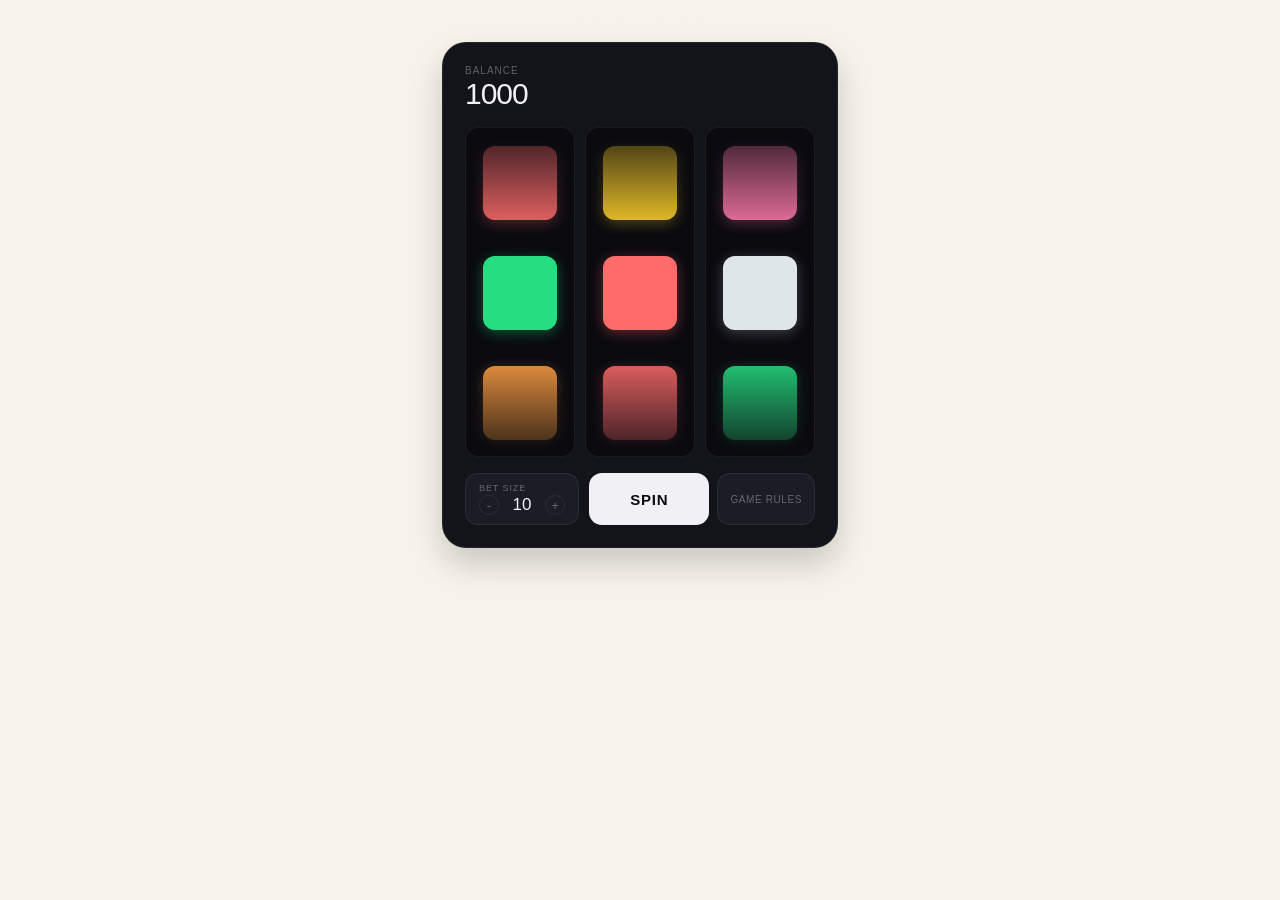
<file: slot-prototype.html>
<!DOCTYPE html>
<html lang="en">
<head>
<meta charset="UTF-8">
<meta name="viewport" content="width=device-width, initial-scale=1.0">
<title>SIMPLE SLOT</title>
<style>
  :root{
    --bg:#0a0a0f;--outer:#f7f3eb;--surface:#13131a;--surf2:#1c1c26;
    --border:rgba(255,255,255,0.07);--text:#f0f0f5;--muted:rgba(240,240,245,0.35);
    --green:#26de81;--red:#ff6b6b;--blue:#45aaf2;--yellow:#ffd32a;
  }
  *{margin:0;padding:0;box-sizing:border-box;}
  body{background:var(--outer);color:var(--text);
    font-family:-apple-system,BlinkMacSystemFont,'Segoe UI',sans-serif;
    min-height:100vh;display:flex;flex-direction:column;
    align-items:center;justify-content:flex-start;overflow:hidden;user-select:none;
    padding:18px 12px 10px;}
  body::before{display:none;}
  .game-wrapper{display:flex;flex-direction:column;align-items:center;
    gap:10px;width:100%;max-width:420px;padding:0 12px;}
  
  
  
  
  .logo{font-size:12px;font-weight:300;letter-spacing:.4em;color:var(--muted);text-transform:uppercase;}
  .machine{background:var(--surface);border:1px solid var(--border);border-radius:24px;
    padding:22px;width:100%;display:flex;flex-direction:column;gap:16px;
    box-shadow:0 16px 32px rgba(0,0,0,.18),0 0 0 1px rgba(255,255,255,.03);
    transition:box-shadow .3s;}
  .machine.win-glow{
    animation: machine-pulse 0.7s ease-in-out infinite alternate;
  }
  @keyframes machine-pulse{
    from{
      box-shadow:
        0 40px 80px rgba(0,0,0,.4),
        0 0 0 2px var(--win-color),
        0 0 30px var(--win-glow),
        0 0 60px var(--win-glow2),
        inset 0 0 30px var(--win-inner);
    }
    to{
      box-shadow:
        0 40px 80px rgba(0,0,0,.4),
        0 0 0 3px var(--win-color),
        0 0 60px var(--win-glow),
        0 0 120px var(--win-glow2),
        inset 0 0 60px var(--win-inner);
    }
  }
  .machine-top{display:flex;align-items:center;justify-content:space-between;}
  .balance-block{display:flex;flex-direction:column;gap:1px;position:relative;}
  .balance-label{font-size:10px;color:var(--muted);letter-spacing:.1em;text-transform:uppercase;}
  .balance-amount{font-size:30px;font-weight:300;letter-spacing:-1px;color:var(--text);}
  .balance-amount.wf{animation:bb .45s cubic-bezier(.34,1.56,.64,1);color:var(--green);}
  .balance-amount.lf{animation:bs .3s ease;color:var(--red);}
  @keyframes bb{0%{transform:scale(1)}50%{transform:scale(1.1)}100%{transform:scale(1)}}
  @keyframes bs{0%,100%{transform:translateX(0)}25%{transform:translateX(-4px)}75%{transform:translateX(4px)}}
  .balance-delta{position:absolute;top:-22px;left:0;font-size:14px;font-weight:600;
    pointer-events:none;white-space:nowrap;opacity:0;animation:df 1.3s ease forwards;}
  .balance-delta.pos{color:var(--green);}.balance-delta.neg{color:var(--red);}
  @keyframes df{0%{opacity:0;transform:translateY(0)}15%{opacity:1}70%{opacity:1;transform:translateY(-20px)}100%{opacity:0;transform:translateY(-30px)}}
  .result-message{font-size:13px;font-weight:600;letter-spacing:.04em;text-align:right;
    min-height:18px;opacity:0;transform:translateY(3px);transition:opacity .25s,transform .25s;}
  .result-message.show{opacity:1;transform:translateY(0);}
  .result-message.win-msg{color:var(--green);}
  .result-message.lose-msg{color:var(--muted);font-weight:400;}
  .result-message.push-msg{color:var(--blue);}
  .result-message.jackpot-msg{color:var(--yellow);}

  /* Reels */
  .reels-wrapper{position:relative;}
  .reels-container{display:flex;gap:10px;position:relative;}
  .win-line{position:absolute;top:50%;left:0;right:0;height:3px;transform:translateY(-50%);
    background:linear-gradient(90deg,transparent,var(--green),transparent);
    opacity:0;pointer-events:none;transition:opacity .3s;border-radius:2px;z-index:5;}
  .win-line.show{opacity:1;animation:beam 1.2s ease-in-out infinite alternate;}
  @keyframes beam{from{box-shadow:none}to{box-shadow:0 0 14px var(--beam-c,#26de81),0 0 40px rgba(38,222,129,.3)}}
  .reel-window{flex:1;position:relative;border-radius:14px;overflow:hidden;
    background:var(--bg);border:1px solid var(--border);transition:border-color .3s,box-shadow .3s;
    perspective:400px;}
  .reel-window::before,.reel-window::after{content:'';position:absolute;left:0;right:0;
    height:33.333%;z-index:3;pointer-events:none;}
  .reel-window::before{top:0;background:linear-gradient(to bottom,var(--bg),transparent);opacity:.85;}
  .reel-window::after{bottom:0;background:linear-gradient(to top,var(--bg),transparent);opacity:.85;}
  .reel-strip{position:absolute;top:0;left:0;right:0;display:flex;flex-direction:column;}
  .reel-cell{width:100%;display:flex;align-items:center;justify-content:center;flex-shrink:0;perspective:300px;}
  .reel-swatch{width:68%;height:68%;border-radius:12px;}
  .c-red   {background:#ff6b6b;box-shadow:0 3px 14px rgba(255,107,107,.35);}
  .c-orange{background:#ff9f43;box-shadow:0 3px 14px rgba(255,159,67,.35);}
  .c-yellow{background:#ffd32a;box-shadow:0 3px 14px rgba(255,211,42,.35);}
  .c-green {background:#26de81;box-shadow:0 3px 14px rgba(38,222,129,.35);}
  .c-blue  {background:#45aaf2;box-shadow:0 3px 14px rgba(69,170,242,.35);}
  .c-purple{background:#a55eea;box-shadow:0 3px 14px rgba(165,94,234,.35);}
  .c-pink  {background:#fd79a8;box-shadow:0 3px 14px rgba(253,121,168,.35);}
  .c-white {background:#dfe6e9;box-shadow:0 3px 14px rgba(223,230,233,.25);}
  .reel-cell.winning .reel-swatch{animation:pw-flip 0.6s cubic-bezier(0.4,0,0.2,1) forwards;}
  @keyframes pw-flip{
    0%  {transform:rotateY(0deg)   scale(1);    filter:brightness(1);}
    40% {transform:rotateY(90deg)  scale(1.05); filter:brightness(1.5) saturate(1.3);}
    50% {transform:rotateY(180deg) scale(1.1);  filter:brightness(1.8) saturate(1.5);}
    90% {transform:rotateY(360deg) scale(1.07); filter:brightness(1.4) saturate(1.2);}
    100%{transform:rotateY(360deg) scale(1.07); filter:brightness(1.3);}
  }

  /* Win popup */
  .win-popup{position:absolute;inset:0;display:flex;align-items:center;justify-content:center;
    pointer-events:none;z-index:20;opacity:0;}
  .win-popup.show{animation:wpop .55s cubic-bezier(.34,1.56,.64,1) forwards;}
  .win-popup.hide{animation:whide .25s ease-in forwards;}
  @keyframes wpop{0%{opacity:0;transform:scale(.3) rotate(-8deg)}70%{opacity:1;transform:scale(1.05)}100%{opacity:1;transform:scale(1)}}
  @keyframes whide{0%{opacity:1;transform:scale(1)}100%{opacity:0;transform:scale(.7)}}
  .win-popup-inner{background:rgba(8,8,12,.9);border-radius:18px;padding:14px 26px;
    text-align:center;backdrop-filter:blur(12px);}
  .win-popup-label{font-size:9px;letter-spacing:.22em;text-transform:uppercase;
    color:rgba(255,255,255,.45);margin-bottom:5px;}
  .win-popup-amount{font-size:40px;font-weight:700;letter-spacing:-1.5px;line-height:1;}

  /* Controls */
  .controls{display:flex;gap:10px;align-items:stretch;}
  .bet-control{background:var(--surf2);border:1px solid var(--border);border-radius:13px;
    padding:9px 13px;display:flex;flex-direction:column;gap:2px;}
  .bet-label{font-size:9px;color:var(--muted);letter-spacing:.1em;text-transform:uppercase;font-weight:500;}
  .bet-row{display:flex;align-items:center;gap:7px;}
  .bet-btn{width:20px;height:20px;border-radius:50%;border:1px solid var(--border);
    background:transparent;color:var(--muted);font-size:13px;cursor:pointer;
    display:flex;align-items:center;justify-content:center;transition:all .15s;line-height:1;}
  .bet-btn:hover{background:var(--border);color:var(--text);}
  .bet-value{font-size:17px;font-weight:500;color:var(--text);min-width:32px;text-align:center;}
  .spin-row{flex:1;display:flex;gap:8px;align-items:stretch;}
  .spin-btn{flex:1;background:var(--text);color:var(--bg);border:none;border-radius:13px;
    font-family:inherit;font-size:15px;font-weight:700;letter-spacing:.05em;
    cursor:pointer;transition:all .18s cubic-bezier(.34,1.56,.64,1);}
  .spin-btn:hover:not(:disabled){transform:scale(1.02);box-shadow:0 6px 24px rgba(240,240,245,.15);}
  .spin-btn:active:not(:disabled){transform:scale(.97);}
  .spin-btn:disabled{opacity:.35;cursor:not-allowed;}
  .rules-btn{background:var(--surf2);border:1px solid var(--border);border-radius:13px;
    padding:0 12px;font-family:inherit;font-size:10px;font-weight:500;
    color:var(--muted);letter-spacing:.06em;text-transform:uppercase;cursor:pointer;
    white-space:nowrap;transition:all .15s;}
  .rules-btn:hover{color:var(--text);border-color:rgba(255,255,255,.15);}
  .stats-row{display:flex;justify-content:space-between;gap:12px;font-size:11px;color:var(--muted);}
  .stats-pill{background:var(--surf2);border:1px solid var(--border);border-radius:999px;
    padding:5px 10px;display:inline-flex;align-items:center;gap:6px;}


  /* Rules panel (v45: inline panel below the game, no dark fullscreen overlay) */
  .stats-row{display:flex;justify-content:flex-start;gap:12px;flex-wrap:wrap;font-size:15px;color:#655c4e;}
  .stats-pill{background:#fbf8f1;border:1px solid #ddd0bc;border-radius:999px;
    padding:7px 12px;display:inline-flex;align-items:center;gap:6px;}

  .modal-overlay{display:none;width:100%;max-width:780px;margin:18px auto 0;padding:0;}
  .modal-overlay.open{display:block;}
  .modal{background:#f1ede4;border:1px solid #ddd0bc;border-radius:22px;
    padding:24px 26px;width:100%;display:flex;flex-direction:column;gap:18px;
    box-shadow:none;color:#231f1a;}
  .modal-header{display:flex;align-items:center;justify-content:space-between;gap:16px;}
  .modal-title{font-size:22px;font-weight:700;letter-spacing:.04em;text-transform:uppercase;color:#231f1a;}
  .modal-close{width:34px;height:34px;border-radius:50%;border:1px solid #d3c5ae;
    background:#faf7f0;color:#6f6454;font-size:18px;cursor:pointer;
    display:flex;align-items:center;justify-content:center;transition:all .15s;}
  .modal-close:hover{background:#f5efe4;color:#231f1a;}
  .modal-desc{font-size:18px;color:#4f473c;line-height:1.65;margin:0;}
  .rules-table{display:flex;flex-direction:column;gap:12px;}
  .rule-row{display:flex;align-items:center;gap:12px;}
  .rule-swatches{display:flex;gap:4px;}
  .rule-swatch{width:18px;height:18px;border-radius:4px;}
  .rule-empty{width:18px;height:18px;border-radius:4px;border:1px dashed #b9ad99;}
  .rule-desc{flex:1;font-size:18px;color:#433c32;}
  .rule-payout{font-size:18px;font-weight:700;color:#231f1a;}
  .rule-divider{height:1px;background:#ddd0bc;margin:4px 0;}

  /* Glitter + confetti canvas */
  #fx-canvas{position:fixed;inset:0;pointer-events:none;z-index:99;}

  /* Screen flash */
  .screen-flash{position:fixed;inset:0;pointer-events:none;z-index:98;opacity:0;}
  .screen-flash.go{animation:sflash .6s ease-out forwards;}
  @keyframes sflash{0%{opacity:.4}100%{opacity:0}}

  /* v46: rules panel overlays the game without pushing it down */
  .modal-overlay{
    display:none !important;
    position:fixed;
    inset:0;
    width:auto;
    max-width:none;
    margin:0;
    padding:18px;
    z-index:200;
    align-items:center;
    justify-content:center;
    background:rgba(247,243,235,.72);
    backdrop-filter:blur(3px);
  }
  .modal-overlay.open{
    display:flex !important;
  }
  .modal{
    max-width:620px;
    width:min(620px, 92vw);
    background:#f1ede4;
    border:1px solid #ddd0bc;
    border-radius:22px;
    padding:24px 26px;
    box-shadow:0 20px 55px rgba(52,45,35,.18);
  }

</style>
</head>
<body>

<canvas id="fx-canvas"></canvas>

<div class="screen-flash" id="screen-flash"></div>

<div class="modal-overlay" id="modal">
  <div class="modal">
    <div class="modal-header">
      <span class="modal-title">Game Rules</span>
      <button class="modal-close" id="modal-close">x</button>
    </div>
    <p class="modal-desc" id="modal-desc">Match colors on the <strong>center row</strong>, left to right. The panel below shows the current exact strip RTP together with the full payout table.</p>
    <div class="rules-table" id="rules-table"></div>
  </div>
</div>

<div class="game-wrapper">
  <div class="logo">Simple Slot</div>
  <div class="machine" id="machine">
    <div class="machine-top">
      <div class="balance-block">
        <span class="balance-label">Balance</span>
        <span class="balance-amount" id="balance">1000</span>
      </div>
      <div class="result-message" id="result-msg"></div>
    </div>
    <div class="reels-wrapper">
      <div class="reels-container">
        <div class="win-line" id="win-line"></div>
        <div class="reel-window" id="reel-0"><div class="reel-strip" id="strip-0"></div></div>
        <div class="reel-window" id="reel-1"><div class="reel-strip" id="strip-1"></div></div>
        <div class="reel-window" id="reel-2"><div class="reel-strip" id="strip-2"></div></div>
      </div>
      <div class="win-popup" id="win-popup">
        <div class="win-popup-inner" id="win-popup-inner">
          <div class="win-popup-label" id="win-popup-label">YOU WIN</div>
          <div class="win-popup-amount" id="win-popup-amount">0</div>
        </div>
      </div>
    </div>
    <div class="controls">
      <div class="bet-control">
        <span class="bet-label">Bet Size</span>
        <div class="bet-row">
          <button class="bet-btn" id="bet-down">-</button>
          <span class="bet-value" id="bet-display">10</span>
          <button class="bet-btn" id="bet-up">+</button>
        </div>
      </div>
      <div class="spin-row">
        <button class="spin-btn" id="spin-btn">SPIN</button>
        <button class="rules-btn" id="rules-btn">Game Rules</button>
      </div>
    </div>
  </div>
</div>

<div class="modal-overlay" id="modal">
  <div class="modal">
    <div class="modal-header">
      <span class="modal-title">Game Rules</span>
      <button class="modal-close" id="modal-close">x</button>
    </div>

<script>



var _logs=[];



var SYMBOLS = [
  {id:'red',    label:'Red',    cls:'c-red',    hex:'#ff6b6b', rgb:'255,107,107', weight:30},
  {id:'orange', label:'Orange', cls:'c-orange', hex:'#ff9f43', rgb:'255,159,67',  weight:25},
  {id:'yellow', label:'Yellow', cls:'c-yellow', hex:'#ffd32a', rgb:'255,211,42',  weight:20},
  {id:'green',  label:'Green',  cls:'c-green',  hex:'#26de81', rgb:'38,222,129',  weight:15},
  {id:'blue',   label:'Blue',   cls:'c-blue',   hex:'#45aaf2', rgb:'69,170,242',  weight:10},
  {id:'purple', label:'Purple', cls:'c-purple', hex:'#a55eea', rgb:'165,94,234',  weight:6},
  {id:'pink',   label:'Pink',   cls:'c-pink',   hex:'#fd79a8', rgb:'253,121,168', weight:3},
  {id:'white',  label:'White',  cls:'c-white',  hex:'#dfe6e9', rgb:'223,230,233', weight:1}
];
var PAYOUTS = {red:11,orange:17,yellow:29,green:46,blue:86,purple:172,pink:343,white:572};
var POOL=[];
SYMBOLS.forEach(function(s){ for(var i=0;i<s.weight;i++) POOL.push(s.id); });
function rand(){ return POOL[Math.floor(Math.random()*POOL.length)]; }
function symById(id){ for(var i=0;i<SYMBOLS.length;i++) if(SYMBOLS[i].id===id) return SYMBOLS[i]; }

var NUM_REELS=3, STRIP_LEN=80, VISIBLE=3;
var cellSize=100;
var reels=[
  {strip:[],pos:0,animFrame:null,gen:0,cs:0},
  {strip:[],pos:0,animFrame:null,gen:0,cs:0},
  {strip:[],pos:0,animFrame:null,gen:0,cs:0}
];

function makeStrip(){
  // Guarantee every symbol appears at least once
  var s=[];
  var required=[];
  for(var i=0;i<SYMBOLS.length;i++) required.push(SYMBOLS[i].id);
  // Shuffle required
  for(var i=required.length-1;i>0;i--){
    var j=Math.floor(Math.random()*(i+1));
    var tmp=required[i]; required[i]=required[j]; required[j]=tmp;
  }
  // Fill strip
  for(var i=0;i<STRIP_LEN;i++){
    var sym;
    if(required.length>0 && (STRIP_LEN-i)<=required.length){
      // Must use remaining required symbols
      sym=required.shift();
    } else {
      var t=0;
      do{ sym=rand(); t++; }
      while(t<8 && s.length>=2 && s[s.length-1]===sym && s[s.length-2]===sym);
      // Use required if this rand happens to match, else use rand
      var reqIdx=required.indexOf(sym);
      if(reqIdx>=0) required.splice(reqIdx,1);
    }
    s.push(sym);
  }
  return s;
}

function computeCellSize(){
  var w=document.getElementById('reel-0');
  if(!w) return;
  var ww=w.offsetWidth;
  if(!ww || isNaN(ww) || ww<10) return; // never update if measurement is bad
  cellSize=ww;
  applyReelHeight();
}
function applyReelHeight(){
  var wins=document.querySelectorAll('.reel-window');
  for(var i=0;i<wins.length;i++) wins[i].style.height=(cellSize*VISIBLE)+'px';
  var cells=document.querySelectorAll('.reel-cell');
  for(var i=0;i<cells.length;i++) cells[i].style.height=cellSize+'px';
}

function buildStripDOM(ri){
  var strip=document.getElementById('strip-'+ri);
  strip.innerHTML='';
  for(var i=0;i<STRIP_LEN*2;i++){
    var sym=reels[ri].strip[i%STRIP_LEN];
    var cell=document.createElement('div');
    cell.className='reel-cell';
    cell.style.height=cellSize+'px';
    cell.id='cell-'+ri+'-'+i;
    var sw=document.createElement('div');
    sw.className='reel-swatch '+symById(sym).cls;
    cell.appendChild(sw);
    strip.appendChild(cell);
  }
  setStripY(ri,reels[ri].pos);
}

function setStripY(ri,pos,cs){
  if(!cs) cs=cellSize;
  var totalH=STRIP_LEN*cs;
  var y=-(((pos%totalH)+totalH)%totalH);
  document.getElementById('strip-'+ri).style.transform='translateY('+y+'px)';
}

function readCenter(ri){
  var cs=reels[ri].cs||cellSize;
  var totalH=STRIP_LEN*cs;
  var pos=((reels[ri].pos%totalH)+totalH)%totalH;
  var idx=Math.floor((pos+cs*1.5)/cs)%STRIP_LEN;
  return reels[ri].strip[idx];
}
function getSymbolAtIndex(ri, idx){
  var reel=reels[ri];
  var safe=((idx%STRIP_LEN)+STRIP_LEN)%STRIP_LEN;
  return reel.strip[safe];
}
function getCellIndexForStop(ri, stopIndex){
  var safe=((stopIndex%STRIP_LEN)+STRIP_LEN)%STRIP_LEN;
  return safe;
}
function getVisibleCenterDomIndex(ri){
  var cs=reels[ri].cs||cellSize;
  var totalH=STRIP_LEN*cs;
  var pos=((reels[ri].pos%totalH)+totalH)%totalH;
  return Math.floor((pos+cs*1.5)/cs);
}

function reelSymbolProbabilities(ri){
  var counts={};
  for(var i=0;i<SYMBOLS.length;i++) counts[SYMBOLS[i].id]=0;
  for(var j=0;j<reels[ri].strip.length;j++) counts[reels[ri].strip[j]]++;
  var probs={};
  for(var k=0;k<SYMBOLS.length;k++) probs[SYMBOLS[k].id]=counts[SYMBOLS[k].id]/STRIP_LEN;
  return probs;
}
function computeExactRTP(){
  var p0=reelSymbolProbabilities(0), p1=reelSymbolProbabilities(1), p2=reelSymbolProbabilities(2);
  var expected=0;
  for(var i=0;i<SYMBOLS.length;i++){
    var id=SYMBOLS[i].id;
    expected += p0[id]*p1[id]*p2[id]*PAYOUTS[id];
    expected += p0[id]*p1[id]*(1-p2[id])*1;
  }
  return expected*100;
}

// Duration per reel in ms - guarantees stop order and consistent feel
var BASE_REEL_DURATIONS=[700,900,1100];

function spinReel(ri,targetIndex,duration,onDone){
  var reel=reels[ri];
  if(reel.animFrame!==null){ cancelAnimationFrame(reel.animFrame); reel.animFrame=null; }
  reel.gen=(reel.gen||0)+1;
  var myGen=reel.gen;

  var cs=cellSize;
  if(!cs||isNaN(cs)||cs<10){
    var w0=document.getElementById('reel-0');
    cs=(w0&&w0.offsetWidth>10)?w0.offsetWidth:100;
    cellSize=cs;
  }
  var totalH=STRIP_LEN*cs;
  var pxPerSecond = cs * 14;

  reel.pos=((reel.pos%totalH)+totalH)%totalH;
  var snapPos=((((targetIndex%STRIP_LEN)*cs-cs)%totalH)+totalH)%totalH;

  var startTs=null, lastTs=null;
  var frameCount=0;
  function frame(ts){
    if(reel.gen!==myGen){
      return;
    }
    if(startTs===null){ startTs=ts; lastTs=ts; }
    var elapsed=ts-startTs;
    // Clamp dt to 50ms — prevents a giant jump if the tab was
    // backgrounded and requestAnimationFrame was throttled
    var dt=Math.min((ts-lastTs)/1000, 0.05);
    lastTs=ts;
    frameCount++;

    if(elapsed<duration){
      // Ease-out in the last 200ms — gently decelerate to a stop
      var brakeWindow = 200;
      var speed = pxPerSecond;
      if(elapsed > duration - brakeWindow){
        var t = (elapsed - (duration - brakeWindow)) / brakeWindow; // 0→1
        speed = pxPerSecond * (1 - t * 0.7); // ease down to 30% speed
      }
      reel.pos=((reel.pos+(speed*dt))%totalH+totalH)%totalH;
      setStripY(ri,reel.pos,cs);
      reel.animFrame=requestAnimationFrame(frame);
    } else {
      reel.pos=snapPos;
      reel.cs=cs;
      setStripY(ri,reel.pos,cs);
      reel.animFrame=null;
      onDone();
    }
  }
  reel.animFrame=requestAnimationFrame(frame);
}

var balance=1000, bet=10, spinning=false;
var BET_OPTIONS=[5,10,25,50,100], betIdx=1;
var currentSpinId=0;
var currentSpinTargets=null;

var audioCtx=null;
var audioUnlocked=false;

function ensureAudio(){
  try{
    if(!audioCtx){
      audioCtx = new (window.AudioContext || window.webkitAudioContext)();
    }
    if(audioCtx.state==='suspended'){
      audioCtx.resume();
    }
    audioUnlocked=true;
  } catch(e){
    }
}

// Resume audio context when tab becomes visible again
document.addEventListener('visibilitychange', function(){
  if(document.visibilityState === 'visible' && audioCtx && audioCtx.state === 'suspended'){
    audioCtx.resume().then(function(){
      });
  }
});
function adsrGain(g, now, attack, decay, sustain, release, peak){
  g.gain.cancelScheduledValues(now);
  g.gain.setValueAtTime(0.0001, now);
  g.gain.linearRampToValueAtTime(peak, now + attack);
  g.gain.linearRampToValueAtTime(peak*sustain, now + attack + decay);
  g.gain.linearRampToValueAtTime(0.0001, now + attack + decay + release);
}
function playTone(freq, duration, type, volume){
  if(!audioCtx || !audioUnlocked) return;
  var now = audioCtx.currentTime;
  var osc = audioCtx.createOscillator();
  var gain = audioCtx.createGain();
  var filter = audioCtx.createBiquadFilter();
  filter.type='lowpass';
  filter.frequency.value = Math.max(1200, freq*3);
  osc.type = type || 'square';
  osc.frequency.setValueAtTime(freq, now);
  adsrGain(gain, now, 0.005, 0.03, 0.55, Math.max(0.06, duration||0.12), volume||0.05);
  osc.connect(filter);
  filter.connect(gain);
  gain.connect(audioCtx.destination);
  osc.start(now);
  osc.stop(now + 0.5 + (duration||0.12));
}
function playNoise(duration, volume){
  if(!audioCtx || !audioUnlocked) return;
  var sampleRate = audioCtx.sampleRate;
  var len = Math.max(1, Math.floor(sampleRate * (duration||0.08)));
  var buffer = audioCtx.createBuffer(1, len, sampleRate);
  var data = buffer.getChannelData(0);
  for(var i=0;i<len;i++) data[i]=(Math.random()*2-1)*(1-i/len);
  var src = audioCtx.createBufferSource();
  var filter = audioCtx.createBiquadFilter();
  var gain = audioCtx.createGain();
  filter.type='bandpass';
  filter.frequency.value=900;
  filter.Q.value=0.8;
  var now = audioCtx.currentTime;
  gain.gain.setValueAtTime(0.0001, now);
  gain.gain.linearRampToValueAtTime(volume||0.025, now+0.01);
  gain.gain.exponentialRampToValueAtTime(0.0001, now+(duration||0.08));
  src.buffer=buffer;
  src.connect(filter);
  filter.connect(gain);
  gain.connect(audioCtx.destination);
  src.start(now);
  src.stop(now + (duration||0.08) + 0.02);
}
function playSpinSound(){
  if(!audioUnlocked) return;
  playTone(180, 0.07, 'square', 0.045);
  playTone(220, 0.06, 'square', 0.035);
  playTone(260, 0.05, 'square', 0.03);
  playNoise(0.07, 0.02);
}
function playWinSound(isJackpot){
  if(!audioUnlocked) return;
  var notes = isJackpot ? [523.25,659.25,783.99,1046.5] : [392.00,523.25,659.25];
  for(var i=0;i<notes.length;i++){
    (function(n,i){
      setTimeout(function(){
        playTone(n, 0.14, 'triangle', isJackpot?0.07:0.055);
        playTone(n*2, 0.10, 'sine', isJackpot?0.03:0.02);
      }, i*90);
    })(notes[i], i);
  }
}
function playReelStop(ri){
  if(!audioUnlocked) return;
  var freqs = [320, 260, 210];
  playTone(freqs[ri], 0.045, 'square', 0.038);
  playNoise(0.035, 0.018);
}
function playLoseSound(){
  if(!audioUnlocked) return;
  playTone(220.00, 0.10, 'sawtooth', 0.04);
  setTimeout(function(){ playTone(185.00, 0.12, 'sawtooth', 0.035); }, 90);
  setTimeout(function(){ playTone(146.83, 0.16, 'triangle', 0.03);  }, 190);
}
var STORAGE_KEY='prism-save-v3';
var stats={spins:0,wins:0,totalBet:0,totalPaid:0,lastRTP:0};

function saveState(){
  localStorage.setItem(STORAGE_KEY, JSON.stringify({
    bet: bet,
    betIdx: betIdx,
    stats: stats
  }));
}
function loadState(){
  // Portfolio demo reset:
  // Always start the playable prototype from the same clean state.
  balance = 1000;
  betIdx = 1;
  bet = 10;
  stats = {spins:0,wins:0,totalBet:0,totalPaid:0,lastRTP:0};

  // Clear any previously saved local demo state so bet size does not persist.
  try{
    localStorage.removeItem(STORAGE_KEY);
  } catch(e){  }
}
function updateStatsUI(){
  var spinsEl=document.getElementById('stats-spins');
  var winsEl=document.getElementById('stats-wins');
  var rtpEl=document.getElementById('stats-rtp');
  if(spinsEl) spinsEl.textContent=stats.spins;
  if(winsEl) winsEl.textContent=stats.wins;
  if(rtpEl){
    var liveRtp = stats.totalBet>0 ? ((stats.totalPaid/stats.totalBet)*100).toFixed(1)+'%' : '0%';
    rtpEl.textContent = liveRtp;
  }
}

var balanceEl=document.getElementById('balance');
var betDisplay=document.getElementById('bet-display');
var spinBtn=document.getElementById('spin-btn');
var resultMsg=document.getElementById('result-msg');
var winLine=document.getElementById('win-line');
var machineEl=document.getElementById('machine');
var winPopup=document.getElementById('win-popup');
var winPopupAmount=document.getElementById('win-popup-amount');
var winPopupLabel=document.getElementById('win-popup-label');
var winPopupInner=document.getElementById('win-popup-inner');
var screenFlash=document.getElementById('screen-flash');

function updateBalance(delta){
  balance+=delta;
  balanceEl.textContent=balance;
  if(delta!==0){
    var p=document.createElement('span');
    p.className='balance-delta '+(delta>0?'pos':'neg');
    p.textContent=(delta>0?'+':'')+delta;
    document.querySelector('.balance-block').appendChild(p);
    setTimeout(function(){ if(p.parentNode) p.parentNode.removeChild(p); },1400);
  }
  balanceEl.classList.remove('wf','lf');
  void balanceEl.offsetWidth;
  if(delta>0){ balanceEl.classList.add('wf'); setTimeout(function(){ balanceEl.classList.remove('wf'); },500); }
  else if(delta<0){ balanceEl.classList.add('lf'); setTimeout(function(){ balanceEl.classList.remove('lf'); },350); }
  saveState();
}

function showResult(txt,cls){
  resultMsg.textContent=txt;
  resultMsg.className='result-message '+cls+' show';
}
function clearResult(){
  resultMsg.className='result-message';
  winLine.classList.remove('show');
  winLine.style.background='linear-gradient(90deg,transparent,var(--green),transparent)';
  winLine.style.setProperty('--beam-c','#26de81');
  machineEl.classList.remove('win-glow');
  machineEl.style.boxShadow='';
  var reelWindows=document.querySelectorAll('.reel-window');
  for(var i=0;i<reelWindows.length;i++){
    reelWindows[i].style.borderColor='';
    reelWindows[i].style.boxShadow='';
  }
  var cells=document.querySelectorAll('.reel-cell.winning');
  for(var i=0;i<cells.length;i++) cells[i].classList.remove('winning');
  hideWinPopup();
}

function hideWinPopup(){
  if(winPopup.classList.contains('show')){
    winPopup.classList.remove('show');
    winPopup.classList.add('hide');
    setTimeout(function(){ winPopup.classList.remove('hide'); winPopup.style.opacity='0'; },280);
  }
}

function showWinPopup(amount, label, color, isJackpot){
  winPopupLabel.textContent = label || 'YOU WIN';
  winPopupAmount.textContent = amount;
  winPopupAmount.style.color = color || '#26de81';
  winPopupInner.style.border = '1px solid rgba('+symById(currentWinSymbol).rgb+',.3)';
  winPopupInner.style.boxShadow = '0 0 30px rgba('+symById(currentWinSymbol).rgb+',.2)';
  winPopupAmount.className = 'win-popup-amount' + (isJackpot?' jackpot':'');
  winPopup.style.opacity='0';
  winPopup.classList.remove('hide','show');
  void winPopup.offsetWidth;
  winPopup.classList.add('show');
}

var currentWinSymbol = 'green';
var winGlowTimer = null;

function triggerWinFX(sym, payout, isJackpot){
  currentWinSymbol = sym.id;

  // Screen flash
  screenFlash.style.background = sym.hex;
  screenFlash.classList.remove('go');
  void screenFlash.offsetWidth;
  screenFlash.classList.add('go');
  // Machine frame — pulsing glow via CSS animation
  machineEl.style.setProperty('--win-color', sym.hex);
  machineEl.style.setProperty('--win-glow',  'rgba('+sym.rgb+',.55)');
  machineEl.style.setProperty('--win-glow2', 'rgba('+sym.rgb+',.18)');
  machineEl.style.setProperty('--win-inner', 'rgba('+sym.rgb+',.08)');
  machineEl.classList.add('win-glow');

  // Win line color
  winLine.style.background = 'linear-gradient(90deg,transparent,'+sym.hex+',transparent)';
  winLine.style.setProperty('--beam-c', sym.hex);

  // Win popup — delayed to appear after the flip animation completes (600ms)
  var label = isJackpot ? 'JACKPOT' : 'YOU WIN';
  setTimeout(function(){
    showWinPopup(payout, label, sym.hex, isJackpot);
  }, 600);

  // Clear glow after a while
  if(winGlowTimer) clearTimeout(winGlowTimer);
  winGlowTimer = setTimeout(function(){
    machineEl.classList.remove('win-glow');
    machineEl.style.boxShadow='';
    hideWinPopup();
  }, isJackpot ? 5000 : 3000);
}

function spin(){
  if(spinning) return;
  if(balance<bet){
    showResult('Insufficient balance','lose-msg');
    return;
  }
  spinning=true; spinBtn.disabled=true;
  updateBalance(-bet); clearWinFXState(); clearResult();
  stats.spins++;
  stats.totalBet+=bet;
  updateStatsUI();

  var durations = BASE_REEL_DURATIONS.slice();
  var targets=[
    Math.floor(Math.random()*STRIP_LEN),
    Math.floor(Math.random()*STRIP_LEN),
    Math.floor(Math.random()*STRIP_LEN)
  ];
  currentSpinTargets=targets.slice();
  var done=0;
  var spinId=++currentSpinId;
  var reelDone=[false,false,false];
  function makeOnDone(ri){
    return function(){
      if(currentSpinId!==spinId){ return; }
      if(reelDone[ri]){ return; }
      reelDone[ri]=true;
      done++;
      playReelStop(ri);
      if(done===NUM_REELS) evaluate();
    };
  }
  spinReel(0,targets[0],durations[0],makeOnDone(0));
  spinReel(1,targets[1],durations[1],makeOnDone(1));
  spinReel(2,targets[2],durations[2],makeOnDone(2));
}

function evaluate(){
  // readCenter() is the single source of truth — it reads the actual
  // snapped visual position, eliminating any index/snap drift.
  var a=readCenter(0), b=readCenter(1), c=readCenter(2);
  if(a===b && b===c){
    var payout=bet*PAYOUTS[a];
    updateBalance(payout);
    stats.wins++;
    stats.totalPaid+=payout;
    highlight([0,1,2], null);
    var isJackpot=(a==='white');
    triggerWinFX(symById(a), payout, isJackpot);
    playWinSound(isJackpot);
    showResult(isJackpot?'JACKPOT!':'WIN '+payout, isJackpot?'jackpot-msg':'win-msg');
  } else if(a===b){
    updateBalance(bet);
    stats.wins++;
    stats.totalPaid+=bet;
    highlight([0,1], null);
    playWinSound(false);
    showResult('PUSH - bet returned','push-msg');
  } else {
    playLoseSound();
    showResult('No win','lose-msg');
  }
  updateStatsUI();
  saveState();
  spinning=false; spinBtn.disabled=false;
}

function highlight(idxs, targets){
  for(var i=0;i<idxs.length;i++){
    var ri=idxs[i];
    var expected=(targets && targets[ri]!==undefined) ? getCellIndexForStop(ri, targets[ri]) : null;
    var domIndex=getVisibleCenterDomIndex(ri);
    var normalized=((domIndex%STRIP_LEN)+STRIP_LEN)%STRIP_LEN;
    if(expected!==null && normalized!==expected){
      }
    var cell=document.getElementById('cell-'+ri+'-'+domIndex);
    if(!cell && expected!==null){
      cell=document.getElementById('cell-'+ri+'-'+expected) || document.getElementById('cell-'+ri+'-'+(expected+STRIP_LEN));
    }
    if(cell) cell.classList.add('winning');
  }
  winLine.classList.add('show');
}

document.getElementById('bet-down').addEventListener('click',function(){
  ensureAudio();
  if(betIdx>0){ betIdx--; bet=BET_OPTIONS[betIdx]; betDisplay.textContent=bet; saveState(); }
});
document.getElementById('bet-up').addEventListener('click',function(){
  ensureAudio();
  if(betIdx<BET_OPTIONS.length-1){ betIdx++; bet=BET_OPTIONS[betIdx]; betDisplay.textContent=bet; saveState(); }
});
spinBtn.addEventListener('click',function(){
  ensureAudio();
  playSpinSound();
  spin();
});
document.addEventListener('keydown',function(e){
  if(e.code==='Space'){
    e.preventDefault();
    ensureAudio();
    playSpinSound();
    spin();
  }
});

function buildRules(){
  var t=document.getElementById('rules-table');
  var modalDesc=document.getElementById('modal-desc');
  var exactRTP=computeExactRTP();
  if(modalDesc) modalDesc.innerHTML='Match colors on the <strong>center row</strong>, left to right. Exact strip RTP: <strong>'+exactRTP.toFixed(2)+'%</strong>.';
  t.innerHTML='';
  var pr=document.createElement('div'); pr.className='rule-row';
  pr.innerHTML='<div class="rule-swatches"><div class="rule-swatch" style="background:#666"></div><div class="rule-swatch" style="background:#666"></div><div class="rule-empty"></div></div><div class="rule-desc">Any 2 matching (left)</div><div class="rule-payout" style="color:var(--muted)">Bet back</div>';
  t.appendChild(pr);
  var div=document.createElement('div'); div.className='rule-divider'; t.appendChild(div);
  for(var i=SYMBOLS.length-1;i>=0;i--){
    var sym=SYMBOLS[i];
    var row=document.createElement('div'); row.className='rule-row';
    var sw=document.createElement('div'); sw.className='rule-swatches';
    for(var j=0;j<3;j++){
      var s=document.createElement('div'); s.className='rule-swatch'; s.style.background=sym.hex; sw.appendChild(s);
    }
    var desc=document.createElement('div'); desc.className='rule-desc'; desc.textContent='3x '+sym.label;
    var pay=document.createElement('div'); pay.className='rule-payout'; pay.textContent='x'+PAYOUTS[sym.id];
    row.appendChild(sw); row.appendChild(desc); row.appendChild(pay); t.appendChild(row);
  }
}
var modal=document.getElementById('modal');
document.getElementById('rules-btn').addEventListener('click',function(){ modal.classList.add('open'); });
document.getElementById('modal-close').addEventListener('click',function(){ modal.classList.remove('open'); });
modal.addEventListener('click',function(e){ if(e.target===modal) modal.classList.remove('open'); });

// -- PULSE FLOW FX -------------------------------------------------------------
var canvas=document.getElementById('fx-canvas');
var ctx=canvas.getContext('2d');
var pulseBursts=[];
var fxRaf=null;

function clearWinFXState(){
  pulseBursts=[];
  if(fxRaf){
    cancelAnimationFrame(fxRaf);
    fxRaf=null;
  }
  if(ctx) ctx.clearRect(0,0,canvas.width,canvas.height);
}

function resizeCanvas(){
  canvas.width=window.innerWidth;
  canvas.height=window.innerHeight;
}
resizeCanvas();
window.addEventListener('resize',resizeCanvas);

function rgbaFromHex(hex, alpha){
  var h=(hex||'#ffffff').replace('#','');
  if(h.length===3) h=h[0]+h[0]+h[1]+h[1]+h[2]+h[2];
  var r=parseInt(h.slice(0,2),16);
  var g=parseInt(h.slice(2,4),16);
  var b=parseInt(h.slice(4,6),16);
  return 'rgba('+r+','+g+','+b+','+alpha+')';
}

function makePulseBurst(sym, intensity){
  var rc=document.querySelector('.reels-container');
  var rect=rc ? rc.getBoundingClientRect() : {left:window.innerWidth/2-100,top:window.innerHeight/2-100,width:200,height:200};
  var cx=rect.left+rect.width/2;
  var cy=rect.top+rect.height/2;
  var maxRadius=Math.sqrt(canvas.width*canvas.width + canvas.height*canvas.height)*0.72;
  var laneCount=Math.round(16 + 8*intensity);
  var burst={
    cx:cx,
    cy:cy,
    baseHex:sym.hex,
    white:'rgba(255,255,255,',
    color:'rgba('+sym.rgb+',',
    age:0,
    duration: isFinite(intensity) ? (1800 + Math.round(900*intensity)) : 2200,
    maxRadius:maxRadius,
    lanes:[]
  };
  for(var i=0;i<laneCount;i++){
    var angle=(Math.PI*2/laneCount)*i + (Math.random()-0.5)*0.12;
    burst.lanes.push({
      angle:angle,
      width:20 + Math.random()*26 + (intensity*5),
      speed:8 + Math.random()*7 + (intensity*1.5),
      phase:Math.random()*Math.PI*2,
      sway:(Math.random()-0.5)*(0.003+0.002*intensity),
      offset:Math.random()*120,
      alpha:0.08 + Math.random()*0.08 + intensity*0.02
    });
  }
  return burst;
}

function startPulseFlow(sym, intensity){
  pulseBursts.push(makePulseBurst(sym, intensity||1));
  if(!fxRaf) fxLoop();
}

function drawPulseBurst(burst, now){
  var t=burst.age / burst.duration;
  if(t>=1) return false;

  var fadeIn=Math.min(1, t/0.12);
  var fadeOut=Math.max(0, 1-((t-0.62)/0.38));
  var envelope=Math.max(0, Math.min(fadeIn, fadeOut));
  var pulseBase=1 + Math.sin(now*0.013)*0.08;

  ctx.save();
  ctx.globalCompositeOperation='source-over';

  for(var i=0;i<burst.lanes.length;i++){
    var lane=burst.lanes[i];
    var progress=Math.min(1, t*1.15 + (i/burst.lanes.length)*0.02);
    var radius=(progress*burst.maxRadius + lane.offset) * (0.92 + 0.08*Math.sin(now*0.01 + lane.phase));
    var angle=lane.angle + Math.sin(now*0.002 + lane.phase)*lane.sway*220;
    var innerR=Math.max(0, radius - (110 + 50*Math.sin(now*0.014 + lane.phase)));
    var outerR=Math.min(burst.maxRadius, radius + 80 + 40*Math.sin(now*0.012 + lane.phase));
    var x1=burst.cx + Math.cos(angle)*innerR;
    var y1=burst.cy + Math.sin(angle)*innerR;
    var x2=burst.cx + Math.cos(angle)*outerR;
    var y2=burst.cy + Math.sin(angle)*outerR;

    var grad=ctx.createLinearGradient(x1,y1,x2,y2);
    grad.addColorStop(0, rgbaFromHex(burst.baseHex, 0));
    grad.addColorStop(0.18, rgbaFromHex(burst.baseHex, lane.alpha*envelope));
    grad.addColorStop(0.52, rgbaFromHex(burst.baseHex, lane.alpha*0.35*envelope));
    grad.addColorStop(1, rgbaFromHex(burst.baseHex, 0));

    ctx.save();
    ctx.translate(burst.cx, burst.cy);
    ctx.rotate(angle);
    ctx.fillStyle=grad;
    ctx.shadowColor='transparent';
    ctx.shadowBlur=0;
    ctx.beginPath();
    ctx.moveTo(innerR, 0);
    ctx.lineTo(outerR, -lane.width*0.45*pulseBase);
    ctx.lineTo(outerR + 26, 0);
    ctx.lineTo(outerR, lane.width*0.45*pulseBase);
    ctx.closePath();
    ctx.fill();
    ctx.restore();
  }

  ctx.restore();
  return true;
}

function fxLoop(){
  ctx.clearRect(0,0,canvas.width,canvas.height);
  var now=performance.now();
  var alive=false;
  for(var i=0;i<pulseBursts.length;i++){
    var burst=pulseBursts[i];
    burst.age += 16.67;
    if(drawPulseBurst(burst, now)) alive=true;
  }
  pulseBursts = pulseBursts.filter(function(b){ return b.age < b.duration; });
  if(alive && pulseBursts.length){
    fxRaf=requestAnimationFrame(fxLoop);
  } else {
    fxRaf=null;
    ctx.clearRect(0,0,canvas.width,canvas.height);
  }
}


function init(){
  loadState();
  // Build strips HERE - after POOL is populated
  for(var r=0;r<NUM_REELS;r++) reels[r].strip=makeStrip();
  buildRules();
  balanceEl.textContent=balance;
  betDisplay.textContent=bet;
  updateStatsUI();
  saveState();
  requestAnimationFrame(function(){
    requestAnimationFrame(function(){
      computeCellSize();
      for(var r=0;r<NUM_REELS;r++){
        reels[r].pos=Math.floor(Math.random()*STRIP_LEN)*cellSize;
        reels[r].cs=cellSize;
        buildStripDOM(r);
      }
    });
  });
}
window.addEventListener('resize',function(){
  computeCellSize();
  for(var r=0;r<NUM_REELS;r++) buildStripDOM(r);
});
init();
</script>
</body>
</html>
</file>
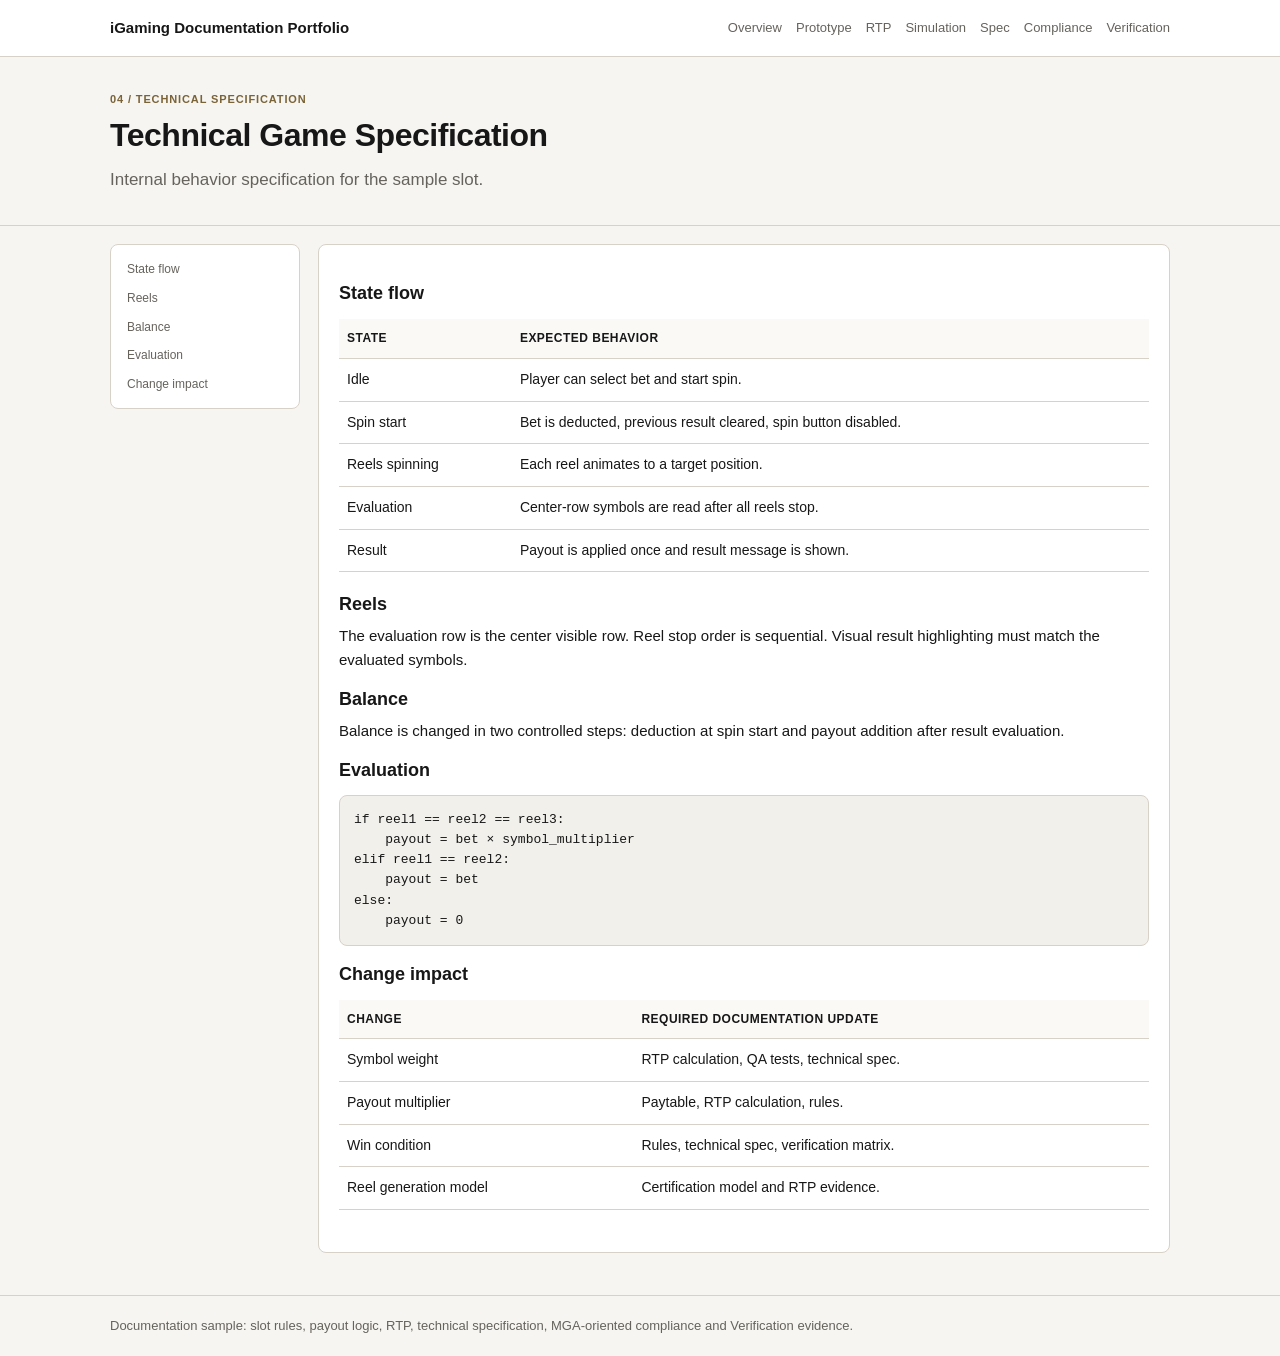
<file: technical-game-spec.html>
<!doctype html>
<html lang="en">
<head>
  <meta charset="utf-8">
  <meta name="viewport" content="width=device-width, initial-scale=1">
  <title>Technical Game Specification</title>
  <link rel="stylesheet" href="assets/style.css">
</head>
<body>

<header class="header">
  <div class="container nav">
    <a class="brand" href="index.html">iGaming Documentation Portfolio</a>
    <nav class="links">
      <a href="index.html">Overview</a>
      <a href="playable-prototype.html">Prototype</a>
      <a href="payout-logic-rtp.html">RTP</a>
      <a href="simulation-rtp-verification.html">Simulation</a>
      <a href="technical-game-spec.html">Spec</a>
      <a href="compliance-malta.html">Compliance</a>
      <a href="verification.html">Verification</a>
    </nav>
  </div>
</header>

<main class="main">

<section class="hero">
  <div class="container">
    <div class="kicker">04 / Technical specification</div>
    <h1>Technical Game Specification</h1>
    <p class="lead">Internal behavior specification for the sample slot.</p>
  </div>
</section>
<section class="container layout">
  <aside class="sidebar">
    <a href="#states">State flow</a>
    <a href="#reels">Reels</a>
    <a href="#balance">Balance</a>
    <a href="#evaluation">Evaluation</a>
    <a href="#change">Change impact</a>
  </aside>
  <article class="article">
    <h2 id="states">State flow</h2>
    <table class="table">
      <tr><th>State</th><th>Expected behavior</th></tr>
      <tr><td>Idle</td><td>Player can select bet and start spin.</td></tr>
      <tr><td>Spin start</td><td>Bet is deducted, previous result cleared, spin button disabled.</td></tr>
      <tr><td>Reels spinning</td><td>Each reel animates to a target position.</td></tr>
      <tr><td>Evaluation</td><td>Center-row symbols are read after all reels stop.</td></tr>
      <tr><td>Result</td><td>Payout is applied once and result message is shown.</td></tr>
    </table>

    <h2 id="reels">Reels</h2>
    <p>
      The evaluation row is the center visible row. Reel stop order is sequential. Visual result highlighting must match the evaluated symbols.
    </p>

    <h2 id="balance">Balance</h2>
    <p>
      Balance is changed in two controlled steps: deduction at spin start and payout addition after result evaluation.
    </p>

    <h2 id="evaluation">Evaluation</h2>
    <pre class="code">if reel1 == reel2 == reel3:
    payout = bet × symbol_multiplier
elif reel1 == reel2:
    payout = bet
else:
    payout = 0</pre>

    <h2 id="change">Change impact</h2>
    <table class="table">
      <tr><th>Change</th><th>Required documentation update</th></tr>
      <tr><td>Symbol weight</td><td>RTP calculation, QA tests, technical spec.</td></tr>
      <tr><td>Payout multiplier</td><td>Paytable, RTP calculation, rules.</td></tr>
      <tr><td>Win condition</td><td>Rules, technical spec, verification matrix.</td></tr>
      <tr><td>Reel generation model</td><td>Certification model and RTP evidence.</td></tr>
    </table>
  </article>
</section>

</main>

<footer class="footer">
  <div class="container">Documentation sample: slot rules, payout logic, RTP, technical specification, MGA-oriented compliance and Verification evidence.</div>
</footer>

</body>
</html>
</file>
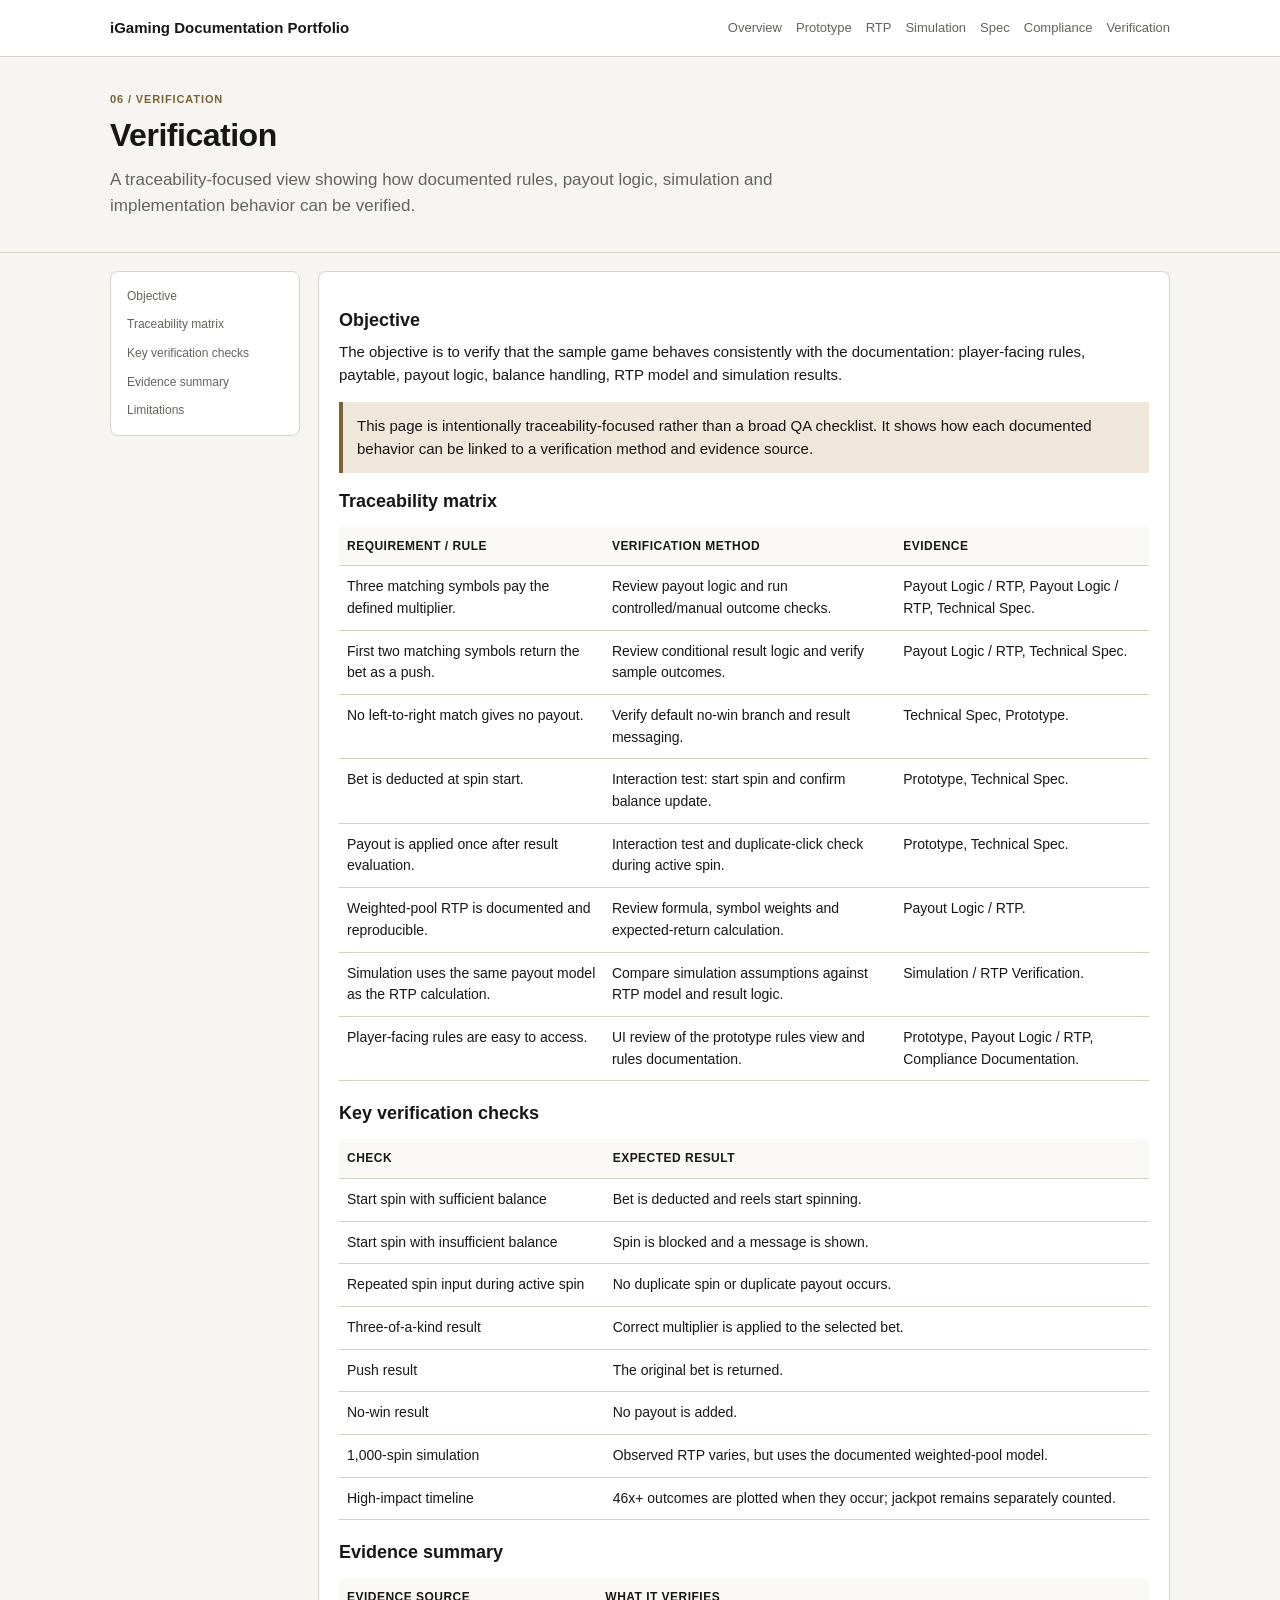
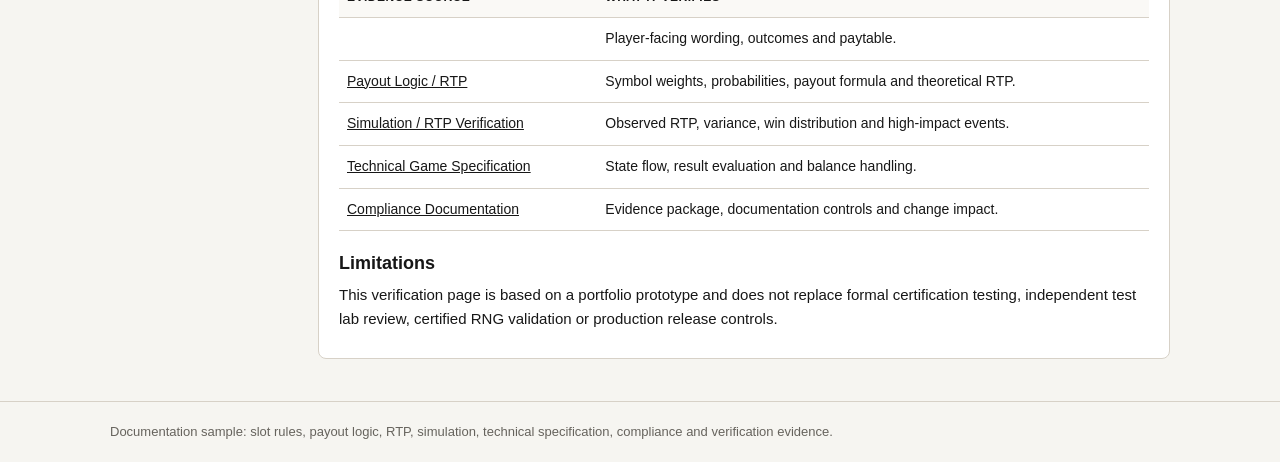
<file: verification.html>
<!doctype html>
<html lang="en">
<head>
  <meta charset="utf-8">
  <meta name="viewport" content="width=device-width, initial-scale=1">
  <title>Verification</title>
  <link rel="stylesheet" href="assets/style.css">
</head>
<body>

<header class="header">
  <div class="container nav">
    <a class="brand" href="index.html">iGaming Documentation Portfolio</a>
    <nav class="links">
      <a href="index.html">Overview</a>
      <a href="playable-prototype.html">Prototype</a>
      <a href="payout-logic-rtp.html">RTP</a>
      <a href="simulation-rtp-verification.html">Simulation</a>
      <a href="technical-game-spec.html">Spec</a>
      <a href="compliance-malta.html">Compliance</a>
      <a href="verification.html">Verification</a>
    </nav>
  </div>
</header>

<main class="main">
<section class="hero">
  <div class="container">
    <div class="kicker">06 / Verification</div>
    <h1>Verification</h1>
    <p class="lead">
      A traceability-focused view showing how documented rules, payout logic, simulation and implementation behavior can be verified.
    </p>
  </div>
</section>

<section class="container layout">
  <aside class="sidebar">
    <a href="#objective">Objective</a>
    <a href="#traceability">Traceability matrix</a>
    <a href="#test-cases">Key verification checks</a>
    <a href="#evidence">Evidence summary</a>
    <a href="#limitations">Limitations</a>
  </aside>

  <article class="article">
    <h2 id="objective">Objective</h2>
    <p>
      The objective is to verify that the sample game behaves consistently with the documentation:
      player-facing rules, paytable, payout logic, balance handling, RTP model and simulation results.
    </p>
    <div class="note">
      This page is intentionally traceability-focused rather than a broad QA checklist. It shows how each documented
      behavior can be linked to a verification method and evidence source.
    </div>

    <h2 id="traceability">Traceability matrix</h2>
    <table class="table">
      <tr><th>Requirement / rule</th><th>Verification method</th><th>Evidence</th></tr>
      <tr>
        <td>Three matching symbols pay the defined multiplier.</td>
        <td>Review payout logic and run controlled/manual outcome checks.</td>
        <td>Payout Logic / RTP, Payout Logic / RTP, Technical Spec.</td>
      </tr>
      <tr>
        <td>First two matching symbols return the bet as a push.</td>
        <td>Review conditional result logic and verify sample outcomes.</td>
        <td>Payout Logic / RTP, Technical Spec.</td>
      </tr>
      <tr>
        <td>No left-to-right match gives no payout.</td>
        <td>Verify default no-win branch and result messaging.</td>
        <td>Technical Spec, Prototype.</td>
      </tr>
      <tr>
        <td>Bet is deducted at spin start.</td>
        <td>Interaction test: start spin and confirm balance update.</td>
        <td>Prototype, Technical Spec.</td>
      </tr>
      <tr>
        <td>Payout is applied once after result evaluation.</td>
        <td>Interaction test and duplicate-click check during active spin.</td>
        <td>Prototype, Technical Spec.</td>
      </tr>
      <tr>
        <td>Weighted-pool RTP is documented and reproducible.</td>
        <td>Review formula, symbol weights and expected-return calculation.</td>
        <td>Payout Logic / RTP.</td>
      </tr>
      <tr>
        <td>Simulation uses the same payout model as the RTP calculation.</td>
        <td>Compare simulation assumptions against RTP model and result logic.</td>
        <td>Simulation / RTP Verification.</td>
      </tr>
      <tr>
        <td>Player-facing rules are easy to access.</td>
        <td>UI review of the prototype rules view and rules documentation.</td>
        <td>Prototype, Payout Logic / RTP, Compliance Documentation.</td>
      </tr>
    </table>

    <h2 id="test-cases">Key verification checks</h2>
    <table class="table">
      <tr><th>Check</th><th>Expected result</th></tr>
      <tr><td>Start spin with sufficient balance</td><td>Bet is deducted and reels start spinning.</td></tr>
      <tr><td>Start spin with insufficient balance</td><td>Spin is blocked and a message is shown.</td></tr>
      <tr><td>Repeated spin input during active spin</td><td>No duplicate spin or duplicate payout occurs.</td></tr>
      <tr><td>Three-of-a-kind result</td><td>Correct multiplier is applied to the selected bet.</td></tr>
      <tr><td>Push result</td><td>The original bet is returned.</td></tr>
      <tr><td>No-win result</td><td>No payout is added.</td></tr>
      <tr><td>1,000-spin simulation</td><td>Observed RTP varies, but uses the documented weighted-pool model.</td></tr>
      <tr><td>High-impact timeline</td><td>46x+ outcomes are plotted when they occur; jackpot remains separately counted.</td></tr>
    </table>

    <h2 id="evidence">Evidence summary</h2>
    <table class="table">
      <tr><th>Evidence source</th><th>What it verifies</th></tr>
      <tr><td></td><td>Player-facing wording, outcomes and paytable.</td></tr>
      <tr><td><a href="payout-logic-rtp.html">Payout Logic / RTP</a></td><td>Symbol weights, probabilities, payout formula and theoretical RTP.</td></tr>
      <tr><td><a href="simulation-rtp-verification.html">Simulation / RTP Verification</a></td><td>Observed RTP, variance, win distribution and high-impact events.</td></tr>
      <tr><td><a href="technical-game-spec.html">Technical Game Specification</a></td><td>State flow, result evaluation and balance handling.</td></tr>
      <tr><td><a href="compliance-malta.html">Compliance Documentation</a></td><td>Evidence package, documentation controls and change impact.</td></tr>
    </table>

    <h2 id="limitations">Limitations</h2>
    <p>
      This verification page is based on a portfolio prototype and does not replace formal certification testing,
      independent test lab review, certified RNG validation or production release controls.
    </p>
  </article>
</section>

</main>

<footer class="footer">
  <div class="container">Documentation sample: slot rules, payout logic, RTP, simulation, technical specification, compliance and verification evidence.</div>
</footer>

</body>
</html>
</file>
<file: assets/style.css>
:root{
  --bg:#f6f5f1;
  --paper:#ffffff;
  --ink:#171717;
  --muted:#66635d;
  --line:#d7d1c7;
  --accent:#7a6337;
  --soft:#eee7da;
  --radius:8px;
}
*{box-sizing:border-box}
body{
  margin:0;
  background:var(--bg);
  color:var(--ink);
  font-family:Arial, Helvetica, sans-serif;
  font-size:15px;
  line-height:1.55;
}
a{color:inherit}
.container{width:min(1060px, calc(100% - 36px));margin:0 auto}
.header{background:#fff;border-bottom:1px solid var(--line)}
.nav{min-height:56px;display:flex;justify-content:space-between;align-items:center;gap:20px}
.brand{font-weight:700;text-decoration:none}
.links{display:flex;gap:14px;flex-wrap:wrap;font-size:13px;color:var(--muted)}
.links a{text-decoration:none}.links a:hover{text-decoration:underline;color:var(--ink)}
.main{padding:32px 0 54px}
.hero{padding:26px 0 28px;border-bottom:1px solid var(--line);margin-bottom:28px}
.kicker{font-size:11px;text-transform:uppercase;letter-spacing:.08em;font-weight:700;color:var(--accent);margin-bottom:8px}
h1,h2,h3{line-height:1.22;margin:0 0 12px}
h1{font-size:32px;letter-spacing:-.015em}
h2{font-size:22px;margin-top:34px}
h3{font-size:17px;margin-top:22px}
p{margin:0 0 14px}
.lead{font-size:17px;color:var(--muted);max-width:760px}
.cards{display:grid;grid-template-columns:repeat(7,1fr);gap:10px}
.card{background:#fff;border:1px solid var(--line);border-radius:var(--radius);padding:14px;text-decoration:none;min-height:158px}
.card small{display:block;color:var(--accent);font-weight:700;font-size:11px;margin-bottom:7px}
.card h2{font-size:16px;margin:0 0 8px}
.card p{font-size:13px;color:var(--muted);margin:0}
.layout{display:grid;grid-template-columns:230px 1fr;gap:26px;align-items:start}
.sidebar{position:sticky;top:16px;background:#fff;border:1px solid var(--line);border-radius:var(--radius);padding:12px}
.sidebar a{display:block;color:var(--muted);font-size:13px;text-decoration:none;padding:7px 6px}
.sidebar a:hover{text-decoration:underline;color:var(--ink)}
.article{background:#fff;border:1px solid var(--line);border-radius:var(--radius);padding:28px}
.article ul{padding-left:20px}.article li{margin-bottom:7px}
.table{width:100%;border-collapse:collapse;margin:14px 0 22px;font-size:14px}
.table th,.table td{border-bottom:1px solid var(--line);padding:10px 8px;text-align:left;vertical-align:top}
.table th{background:#faf9f6;font-size:12px;text-transform:uppercase;letter-spacing:.04em}
.note{background:var(--soft);border-left:4px solid var(--accent);padding:12px 14px;margin:16px 0}
.code{background:#f2f0eb;border:1px solid var(--line);border-radius:var(--radius);padding:14px;overflow:auto;font-family:ui-monospace,SFMono-Regular,Menlo,Consolas,monospace;font-size:13px}
.btn{display:inline-block;background:#171717;color:#fff;text-decoration:none;border-radius:6px;padding:9px 13px;font-weight:700;font-size:13px}
.prototype-frame{border:1px solid var(--line);border-radius:var(--radius);overflow:hidden;background:#0a0a0f;margin-top:12px}
.prototype-frame iframe{width:100%;height:690px;border:0;display:block}
.footer{border-top:1px solid var(--line);color:var(--muted);font-size:13px;padding:20px 0}
@media(max-width:980px){.cards{grid-template-columns:repeat(2,1fr)}.layout{grid-template-columns:1fr}.sidebar{position:relative;top:auto}}
@media(max-width:600px){h1{font-size:27px}.cards{grid-template-columns:1fr}.article{padding:20px}.nav{flex-direction:column;align-items:flex-start;padding:14px 0}}

.kpi-grid{display:grid;grid-template-columns:repeat(4,1fr);gap:10px;margin:16px 0 22px}
.kpi{background:#faf9f6;border:1px solid var(--line);border-radius:var(--radius);padding:13px}
.kpi span{display:block;color:var(--muted);font-size:12px;margin-bottom:3px}
.kpi strong{font-size:22px}
.controls-row{display:flex;gap:10px;flex-wrap:wrap;align-items:end;margin:14px 0 18px}
.field{display:flex;flex-direction:column;gap:5px}
.field label{font-size:12px;color:var(--muted)}
.field input{border:1px solid var(--line);border-radius:6px;padding:9px;width:130px;font:inherit;background:#fff}
.secondary-btn{display:inline-block;background:#fff;color:#171717;border:1px solid var(--line);text-decoration:none;border-radius:6px;padding:9px 13px;font-weight:700;font-size:13px;cursor:pointer}
.chart-box{border:1px solid var(--line);border-radius:var(--radius);background:#fff;margin:14px 0 24px;padding:12px;overflow:auto}
.chart-box svg{width:100%;height:260px;display:block}
.legend{display:flex;gap:16px;flex-wrap:wrap;font-size:13px;color:var(--muted);margin:8px 0 0}
.legend span::before{content:"";display:inline-block;width:18px;height:2px;background:#171717;vertical-align:middle;margin-right:6px}
.legend .target::before{background:#8a6f3e}
.details{margin-top:18px}
.details summary{cursor:pointer;font-weight:700}
@media(max-width:980px){.kpi-grid{grid-template-columns:repeat(2,1fr)}}
@media(max-width:600px){.kpi-grid{grid-template-columns:1fr}.field input{width:100%}.controls-row{display:grid}}

.chart-note{font-size:13px;color:var(--muted);margin:8px 0 0}
.mini-grid{display:grid;grid-template-columns:repeat(2,1fr);gap:18px}
.kpi.emphasis{background:var(--soft)}
.kpi small{display:block;color:var(--muted);font-size:11px;margin-top:4px}
.legend.dots span::before{height:10px;width:10px;border-radius:50%;background:#171717}
.legend.dots .rare::before{background:#7a6337}
.legend.dots .jackpot::before{background:#b0893a}
.chart-empty{
  border:1px dashed var(--line);
  border-radius:var(--radius);
  padding:22px;
  background:#faf9f6;
  color:var(--muted);
  font-size:13px;
  margin-top:10px;
}
@media(max-width:980px){.mini-grid{grid-template-columns:1fr}}

/* Simulation v3: move important results above the fold */
.kpi-grid{grid-template-columns:repeat(5,1fr)}
#summary + .kpi-grid{margin-top:10px}
#distribution{margin-top:22px}
.chart-box svg#distribution-chart{height:240px}
.chart-box svg#rare-chart{height:155px}
.chart-box svg#rtp-chart{height:230px}
@media(max-width:1100px){.kpi-grid{grid-template-columns:repeat(3,1fr)}}
@media(max-width:700px){.kpi-grid{grid-template-columns:repeat(2,1fr)}}
@media(max-width:480px){.kpi-grid{grid-template-columns:1fr}}

/* Simulation v4: compact above-the-fold dashboard */
.hero{padding:16px 0 18px;margin-bottom:18px}
.main{padding:18px 0 42px}
.article{padding:20px}
.article h2{font-size:18px;margin-top:18px;margin-bottom:8px}
.article p{margin-bottom:8px}
.controls-row{margin:8px 0 10px}
.field label{font-size:11px}
.field input{padding:7px;width:105px}
.btn,.secondary-btn{padding:8px 11px;font-size:12px}
.small-note{padding:8px 10px;font-size:13px;margin:8px 0 10px}
.kpi-grid{
  grid-template-columns:repeat(10,1fr);
  gap:6px;
  margin:8px 0 12px;
}
.kpi{
  padding:8px 9px;
  min-width:0;
}
.kpi span{
  font-size:10px;
  margin-bottom:1px;
  white-space:nowrap;
  overflow:hidden;
  text-overflow:ellipsis;
}
.kpi strong{
  font-size:15px;
  line-height:1.2;
  white-space:nowrap;
}
.kpi small{display:none}
.chart-box{
  margin:6px 0 12px;
  padding:8px;
}
.compact-chart svg#rtp-chart{height:205px}
.compact-chart svg#distribution-chart{height:165px}
.compact-chart svg#rare-chart{height:122px}
.legend{font-size:12px;margin:4px 0 0}
.chart-note{font-size:12px;margin:4px 0 0}
.top-chart-grid{
  display:grid;
  grid-template-columns:1fr 1fr;
  gap:14px;
  align-items:start;
}
.top-chart-grid h2{margin-top:6px}
.layout{
  grid-template-columns:190px 1fr;
  gap:18px;
}
.sidebar{padding:10px}
.sidebar a{font-size:12px;padding:5px 6px}
@media(max-width:1180px){
  .kpi-grid{grid-template-columns:repeat(5,1fr)}
}
@media(max-width:900px){
  .top-chart-grid{grid-template-columns:1fr}
  .kpi-grid{grid-template-columns:repeat(3,1fr)}
}
@media(max-width:600px){
  .kpi-grid{grid-template-columns:repeat(2,1fr)}
}


/* Simulation v5: align Win distribution and Jackpot timeline */
.top-chart-grid{
  align-items:stretch;
}
.top-chart-grid > div{
  display:flex;
  flex-direction:column;
}
.top-chart-grid > div .chart-box{
  flex:1;
  min-height:260px;
  display:flex;
  flex-direction:column;
  justify-content:flex-start;
}
.top-chart-grid > div .chart-box svg{
  flex:1 0 auto;
}
.top-chart-grid > div h2{
  min-height:28px;
}
#distribution-chart{
  height:170px !important;
}
#rare-chart{
  height:170px !important;
}
#rare-note{
  margin-top:8px;
  min-height:18px;
}


/* Simulation v6: cleaner aligned visualization cards */
.top-chart-grid{
  display:grid;
  grid-template-columns:1fr 1fr;
  gap:18px;
  align-items:stretch;
}
.viz-card{
  background:#fff;
  border:1px solid var(--line);
  border-radius:var(--radius);
  padding:12px 14px 10px;
  min-height:318px;
  display:flex;
  flex-direction:column;
}
.viz-head{
  display:flex;
  align-items:baseline;
  justify-content:space-between;
  gap:12px;
  min-height:34px;
  margin-bottom:6px;
}
.viz-head h2{
  margin:0;
  font-size:18px;
  line-height:1.2;
}
.viz-head span{
  color:var(--muted);
  font-size:12px;
  white-space:nowrap;
}
.viz-card svg{
  width:100%;
  height:230px !important;
  display:block;
  flex:1 1 auto;
}
.viz-card .chart-note{
  min-height:20px;
  margin:4px 0 0;
  font-size:12px;
  color:var(--muted);
}
.top-chart-grid .chart-box{
  min-height:0;
}
@media(max-width:900px){
  .top-chart-grid{grid-template-columns:1fr}
}


/* Prototype page: show the full embedded game without internal scrolling */
.prototype-frame-fit{
  padding:14px;
  display:flex;
  justify-content:center;
  align-items:flex-start;
  overflow:hidden;
  background:#05060a;
}
.prototype-frame-fit iframe{
  width:100%;
  max-width:560px;
  height:860px;
  border:0;
  display:block;
  margin:0 auto;
  background:#05060a;
  border-radius:18px;
}
@media(max-width:900px){
  .prototype-frame-fit iframe{
    max-width:100%;
    height:820px;
  }
}
@media(max-width:600px){
  .prototype-frame-fit iframe{
    height:760px;
  }
}


/* Prototype page v9: reduce empty black area around embedded game */
.prototype-frame-fit{
  padding:6px;
}
.prototype-frame-fit iframe{
  max-width:520px;
  height:720px;
}
@media(max-width:900px){
  .prototype-frame-fit iframe{
    height:700px;
  }
}
@media(max-width:600px){
  .prototype-frame-fit iframe{
    height:660px;
  }
}


/* v10: external reference links */
.article a[target="_blank"]{
  color:#5f4c27;
  font-weight:700;
}
.article a[target="_blank"]:hover{
  text-decoration:none;
}


/* v11: improve readability of the Rare wins / jackpot empty state */
.viz-head span{
  color:#5d5750;
  font-size:13px;
  font-weight:600;
}
.viz-card .chart-note{
  min-height:22px;
  margin:6px 0 0;
  font-size:14px;
  color:#4e4942;
}


/* v12: cleaner no-rare-events state */
.viz-card .chart-note{
  text-align:center;
  font-size:13px;
  color:#625c54;
}


/* v13: simpler normal-font empty state for rare wins / jackpot */
#rare-chart text,
#distribution-chart text,
#rtp-chart text{
  font-family: Arial, Helvetica, sans-serif;
}
.viz-card .chart-note{
  text-align:center;
  font-size:13px;
  color:#5d5750;
}


/* v14: cleaner rare wins / jackpot layout */
#rare-chart{
  height:185px !important;
}
.viz-card .chart-note{
  text-align:left;
  font-size:12px;
  line-height:1.4;
  color:#625c54;
  margin:2px 0 0;
  min-height:18px;
}
#rare-note{
  padding-left:2px;
}


/* v15: readable HTML empty state for Rare wins / jackpot */
.rare-empty-banner{
  display:flex;
  flex-direction:column;
  gap:4px;
  align-items:flex-start;
  justify-content:center;
  background:#f7f3eb;
  border:1px solid #e5dccb;
  border-radius:10px;
  padding:12px 14px;
  margin:4px 0 10px;
}
.rare-empty-banner strong{
  font-family:Arial, Helvetica, sans-serif;
  font-size:16px;
  line-height:1.3;
  font-weight:700;
  color:#3f382f;
}
.rare-empty-banner span{
  font-family:Arial, Helvetica, sans-serif;
  font-size:13px;
  line-height:1.35;
  color:#5f584f;
}
#rare-chart{
  height:155px !important;
}
.viz-card .chart-note{
  text-align:left;
  font-size:13px;
  line-height:1.35;
  color:#5d5750;
  margin:4px 0 0;
  min-height:18px;
}
#rare-note{
  padding-left:2px;
}


/* v16: robust show/hide behavior for rare wins empty-state banner */
.rare-empty-banner[hidden]{
  display:none !important;
}


/* v17: keep Rare wins / jackpot card height fixed regardless of state */
.rare-banner-slot{
  height:86px;
  margin:4px 0 10px;
}
.rare-empty-banner{
  display:flex;
  flex-direction:column;
  gap:4px;
  align-items:flex-start;
  justify-content:center;
  height:100%;
  background:#f7f3eb;
  border:1px solid #e5dccb;
  border-radius:10px;
  padding:12px 14px;
}
.rare-empty-banner strong{
  font-family:Arial, Helvetica, sans-serif;
  font-size:16px;
  line-height:1.25;
  font-weight:700;
  color:#3f382f;
}
.rare-empty-banner span{
  font-family:Arial, Helvetica, sans-serif;
  font-size:13px;
  line-height:1.35;
  color:#5f584f;
}


/* v18: portfolio refinement */
.rare-banner-slot{
  height:86px;
}
.rare-empty-banner{
  visibility:hidden;
}
#rare-chart text,
#distribution-chart text,
#rtp-chart text{
  font-family:Arial, Helvetica, sans-serif;
}


/* v19: remove new-tab button and use beige background around the embedded slot */
.prototype-frame{
  background:#f7f3eb;
  border:1px solid #e5dccb;
}
.prototype-frame-fit{
  background:#f7f3eb;
  padding:10px;
  border-color:#e5dccb;
}
.prototype-frame-fit iframe{
  background:transparent;
  box-shadow:none;
}


/* v24: simplify top KPI area to focus on RTP */
.kpi-grid-primary{
  grid-template-columns:1.35fr 1.35fr 1fr .8fr;
  gap:10px;
  margin:8px 0 14px;
}
.kpi-grid-primary .kpi{
  padding:12px 14px;
}
.kpi-grid-primary .kpi span{
  font-size:12px;
  white-space:normal;
}
.kpi-grid-primary .kpi strong{
  font-size:22px;
}
.kpi-grid-primary .kpi-large{
  background:#faf7f0;
  border-color:#d8cdbb;
}
.kpi-grid-primary .kpi-large strong{
  font-size:30px;
}
@media(max-width:900px){
  .kpi-grid-primary{grid-template-columns:repeat(2,1fr)}
}
@media(max-width:520px){
  .kpi-grid-primary{grid-template-columns:1fr}
}


/* v25: fixed-width, slightly wider KPI boxes so labels fit cleanly */
.kpi-grid-primary{
  grid-template-columns:220px 220px 170px 130px;
  justify-content:start;
  gap:12px;
}
.kpi-grid-primary .kpi{
  min-width:auto;
}
.kpi-grid-primary .kpi span{
  white-space:nowrap;
  overflow:hidden;
  text-overflow:clip;
}
.kpi-grid-primary .kpi strong{
  white-space:nowrap;
}
@media(max-width:900px){
  .kpi-grid-primary{
    grid-template-columns:220px 220px;
  }
}
@media(max-width:520px){
  .kpi-grid-primary{
    grid-template-columns:1fr;
  }
  .kpi-grid-primary .kpi span,
  .kpi-grid-primary .kpi strong{
    white-space:normal;
  }
}


/* v26: make KPI labels fully readable while keeping fixed widths */
.kpi-grid-primary{
  grid-template-columns:250px 250px 180px 140px;
  justify-content:start;
  gap:12px;
}
.kpi-grid-primary .kpi{
  min-height:92px;
  display:flex;
  flex-direction:column;
  justify-content:space-between;
}
.kpi-grid-primary .kpi span{
  font-size:11px;
  line-height:1.25;
  white-space:normal;
  overflow:visible;
  text-overflow:unset;
}
.kpi-grid-primary .kpi strong{
  white-space:nowrap;
}
.kpi-grid-primary .kpi-large strong{
  font-size:28px;
}
@media(max-width:900px){
  .kpi-grid-primary{
    grid-template-columns:250px 250px;
  }
}
@media(max-width:520px){
  .kpi-grid-primary{
    grid-template-columns:1fr;
  }
}


/* v27: color-code the Difference KPI subtly */
#kpi-diff-box{
  transition:background-color .2s ease, border-color .2s ease;
}
#kpi-diff-box.diff-positive{
  background:#f3faf4;
  border-color:#b9d8bd;
}
#kpi-diff-box.diff-negative{
  background:#fbf3f3;
  border-color:#dfbaba;
}
#kpi-diff-box.diff-neutral{
  background:#f8f6f1;
  border-color:#d8d0c2;
}
#kpi-diff.diff-positive{
  color:#2f6b3a;
}
#kpi-diff.diff-negative{
  color:#8a2e2e;
}
#kpi-diff.diff-neutral{
  color:#1c1c1c;
}


/* v28: robust Difference KPI color state */
#kpi-diff-box{
  transition:background-color .2s ease, border-color .2s ease;
}
#kpi-diff-box.diff-positive{
  background:#f3faf4 !important;
  border-color:#b9d8bd !important;
}
#kpi-diff-box.diff-negative{
  background:#fbf3f3 !important;
  border-color:#dfbaba !important;
}
#kpi-diff-box.diff-neutral{
  background:#f8f6f1 !important;
  border-color:#d8d0c2 !important;
}
#kpi-diff.diff-positive{
  color:#2f6b3a !important;
}
#kpi-diff.diff-negative{
  color:#8a2e2e !important;
}
#kpi-diff.diff-neutral{
  color:#1c1c1c !important;
}


/* v29: remove Difference card and color Simulated RTP instead */
.kpi-grid-primary{
  grid-template-columns:250px 250px 140px;
  justify-content:start;
  gap:12px;
}
#kpi-rtp-box{
  transition:background-color .2s ease, border-color .2s ease;
}
#kpi-rtp-box.rtp-positive{
  background:#f3faf4 !important;
  border-color:#b9d8bd !important;
}
#kpi-rtp-box.rtp-negative{
  background:#fbf3f3 !important;
  border-color:#dfbaba !important;
}
#kpi-rtp-box.rtp-neutral{
  background:#faf7f0 !important;
  border-color:#d8cdbb !important;
}
#kpi-rtp.rtp-positive{
  color:#2f6b3a !important;
}
#kpi-rtp.rtp-negative{
  color:#8a2e2e !important;
}
#kpi-rtp.rtp-neutral{
  color:#1c1c1c !important;
}
@media(max-width:900px){
  .kpi-grid-primary{
    grid-template-columns:250px 250px;
  }
}
@media(max-width:520px){
  .kpi-grid-primary{
    grid-template-columns:1fr;
  }
}


/* v30: remove Spins KPI and use a two-card top row */
.kpi-grid-primary{
  grid-template-columns:250px 250px;
  justify-content:start;
  gap:12px;
}
@media(max-width:520px){
  .kpi-grid-primary{
    grid-template-columns:1fr;
  }
}


/* v32: robust Simulated RTP red/green state */
#kpi-rtp-box.rtp-positive{
  background:#f3faf4 !important;
  border-color:#9fcaa6 !important;
}
#kpi-rtp-box.rtp-negative{
  background:#fbf0f0 !important;
  border-color:#d9a8a8 !important;
}
#kpi-rtp-box.rtp-neutral{
  background:#faf7f0 !important;
  border-color:#d8cdbb !important;
}
#kpi-rtp-box.rtp-positive #kpi-rtp,
#kpi-rtp.rtp-positive{
  color:#2f6b3a !important;
}
#kpi-rtp-box.rtp-negative #kpi-rtp,
#kpi-rtp.rtp-negative{
  color:#8a2e2e !important;
}
#kpi-rtp-box.rtp-neutral #kpi-rtp,
#kpi-rtp.rtp-neutral{
  color:#1c1c1c !important;
}


/* v45: taller playable prototype frame to accommodate the inline rules panel */
.prototype-frame-fit iframe{
  height:1180px;
}
@media (max-width: 900px){
  .prototype-frame-fit iframe{
    height:1260px;
  }
}


/* v46: compact prototype frame again because rules now overlay the game */
.prototype-frame-fit iframe{
  height:760px;
}
@media (max-width: 900px){
  .prototype-frame-fit iframe{
    height:760px;
  }
}
</file>
